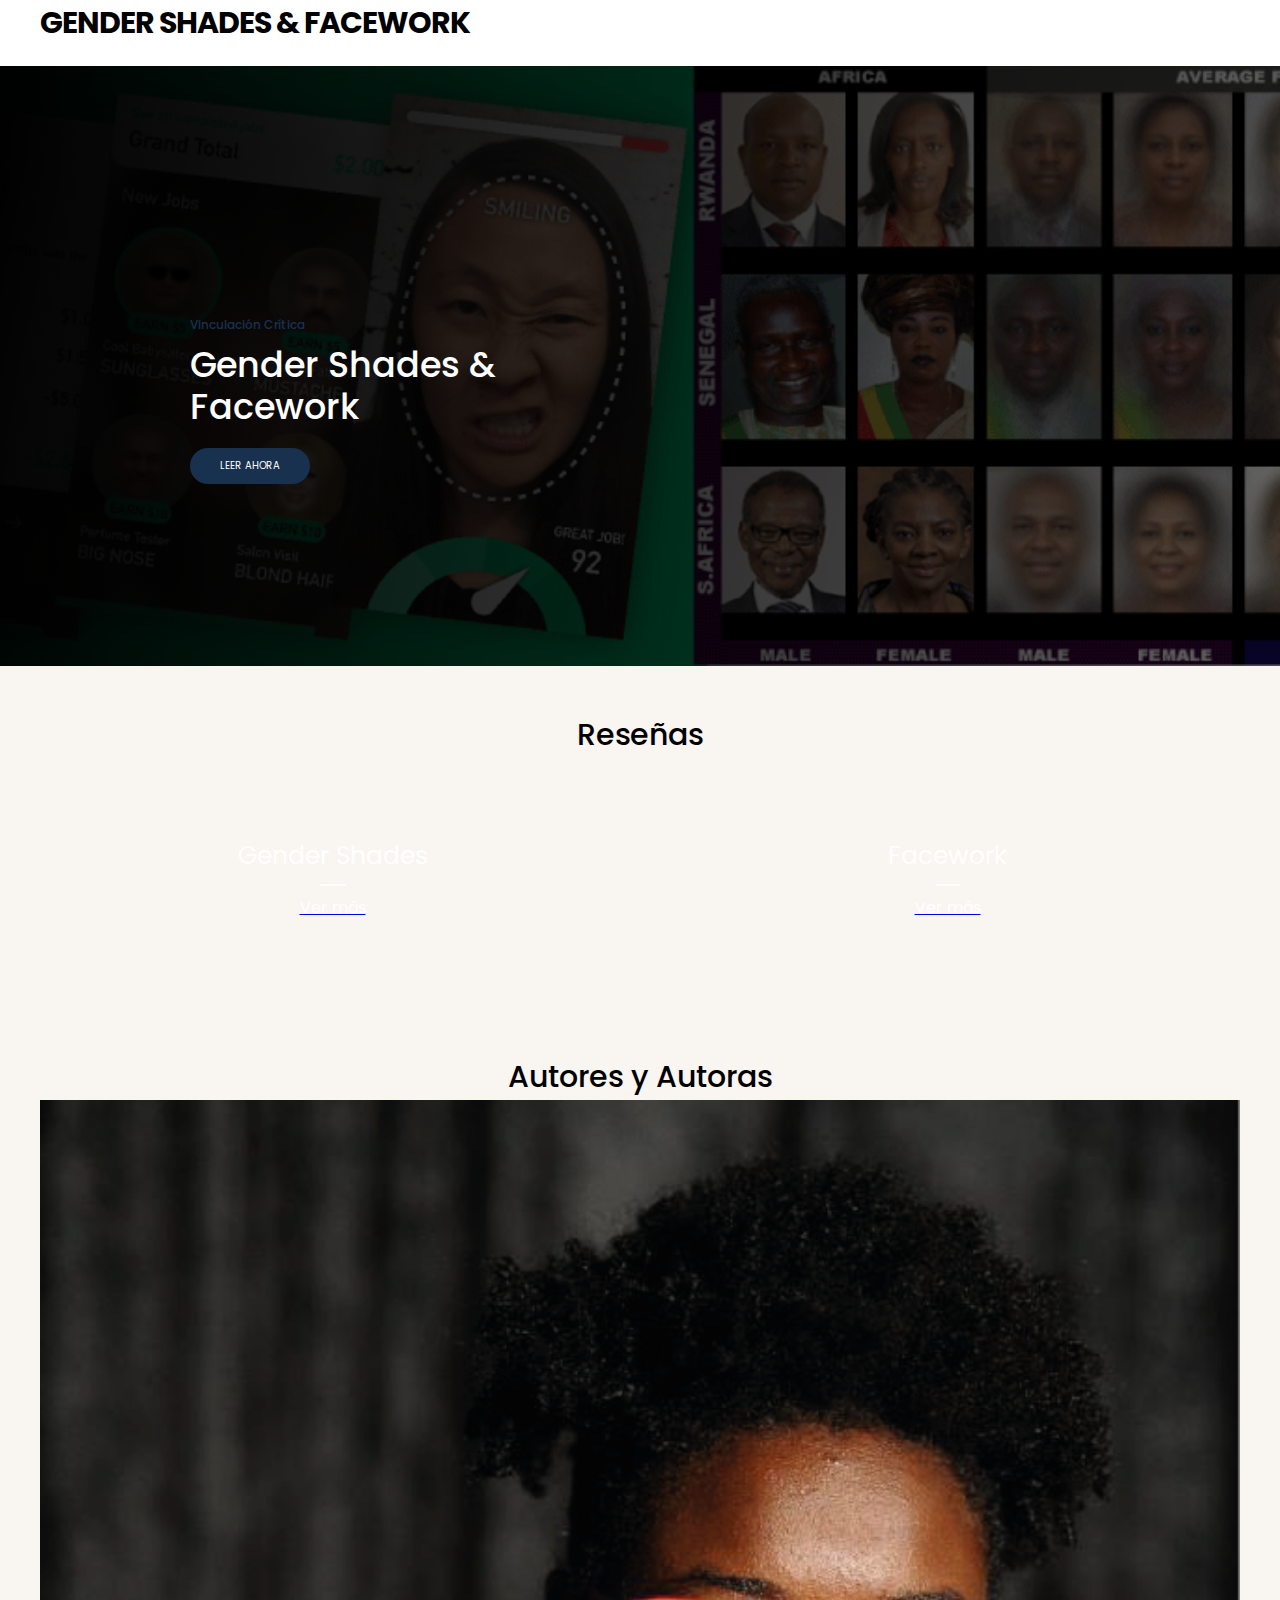
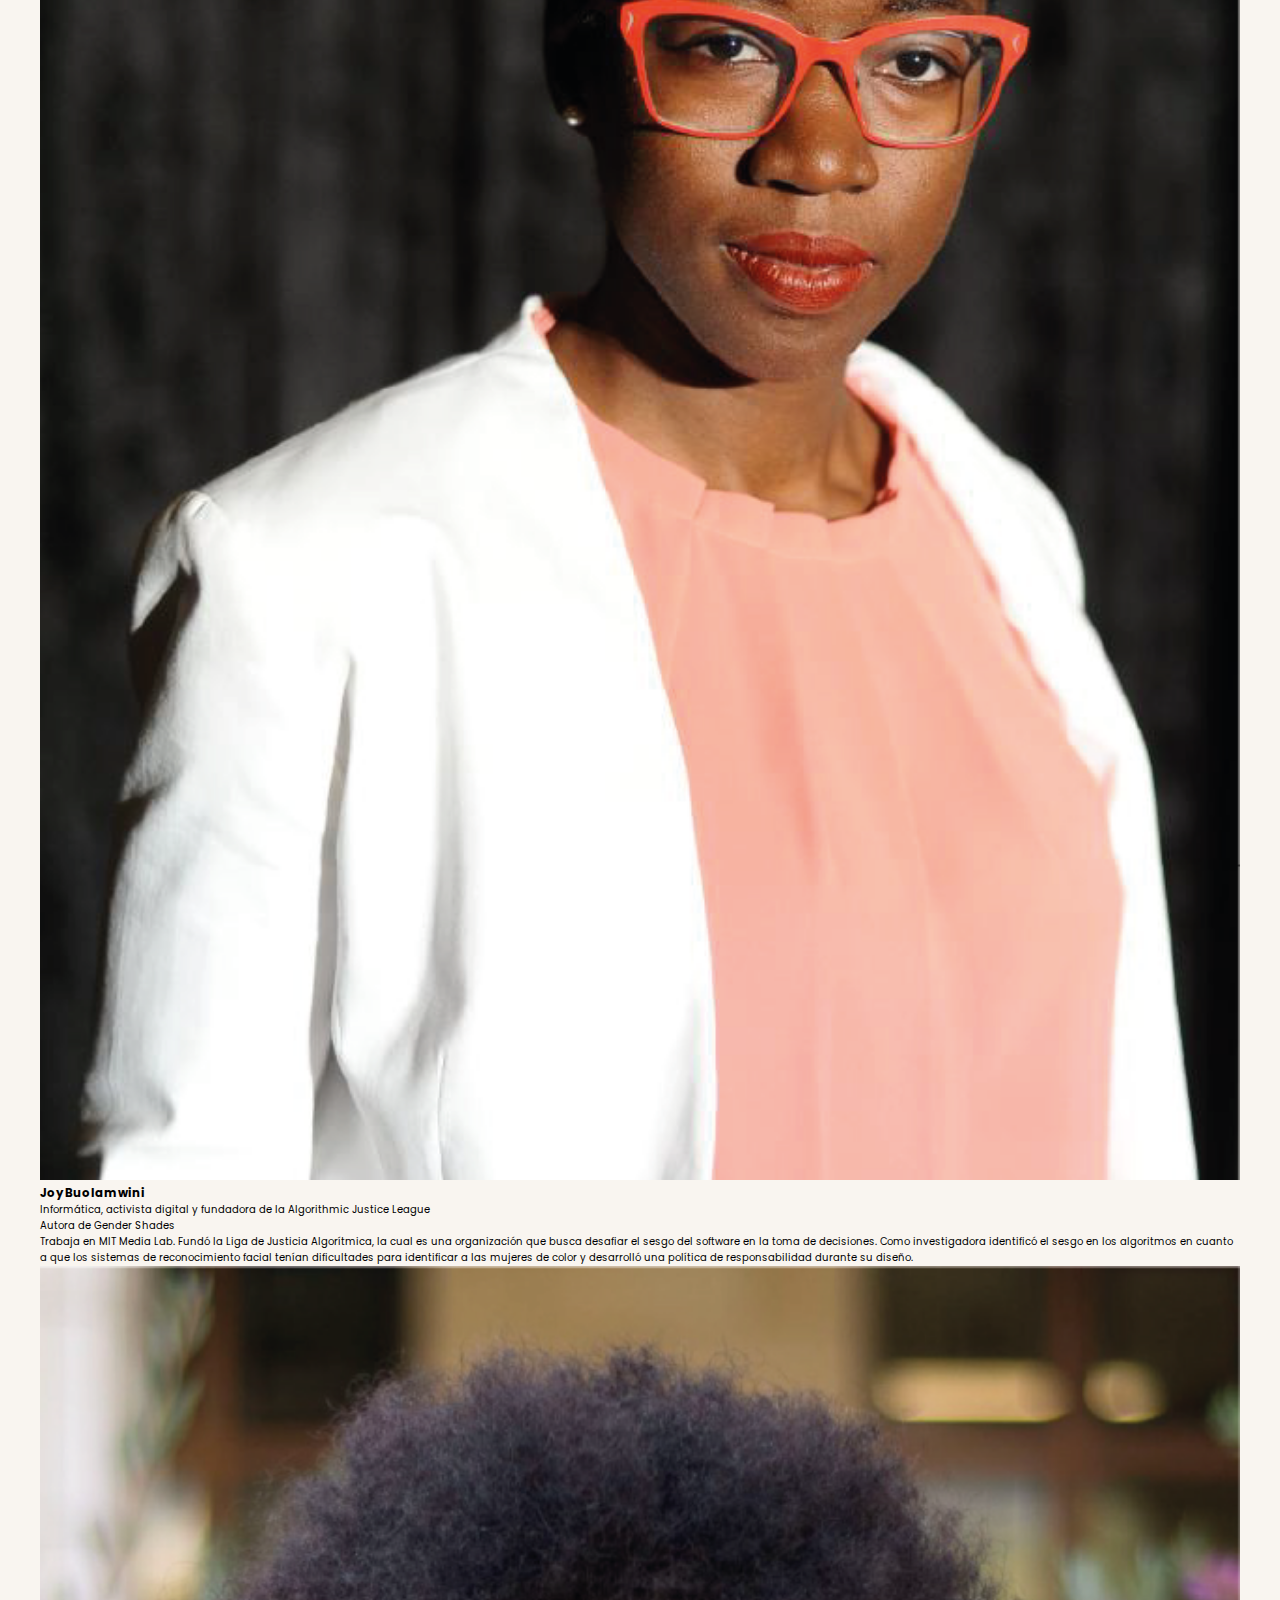
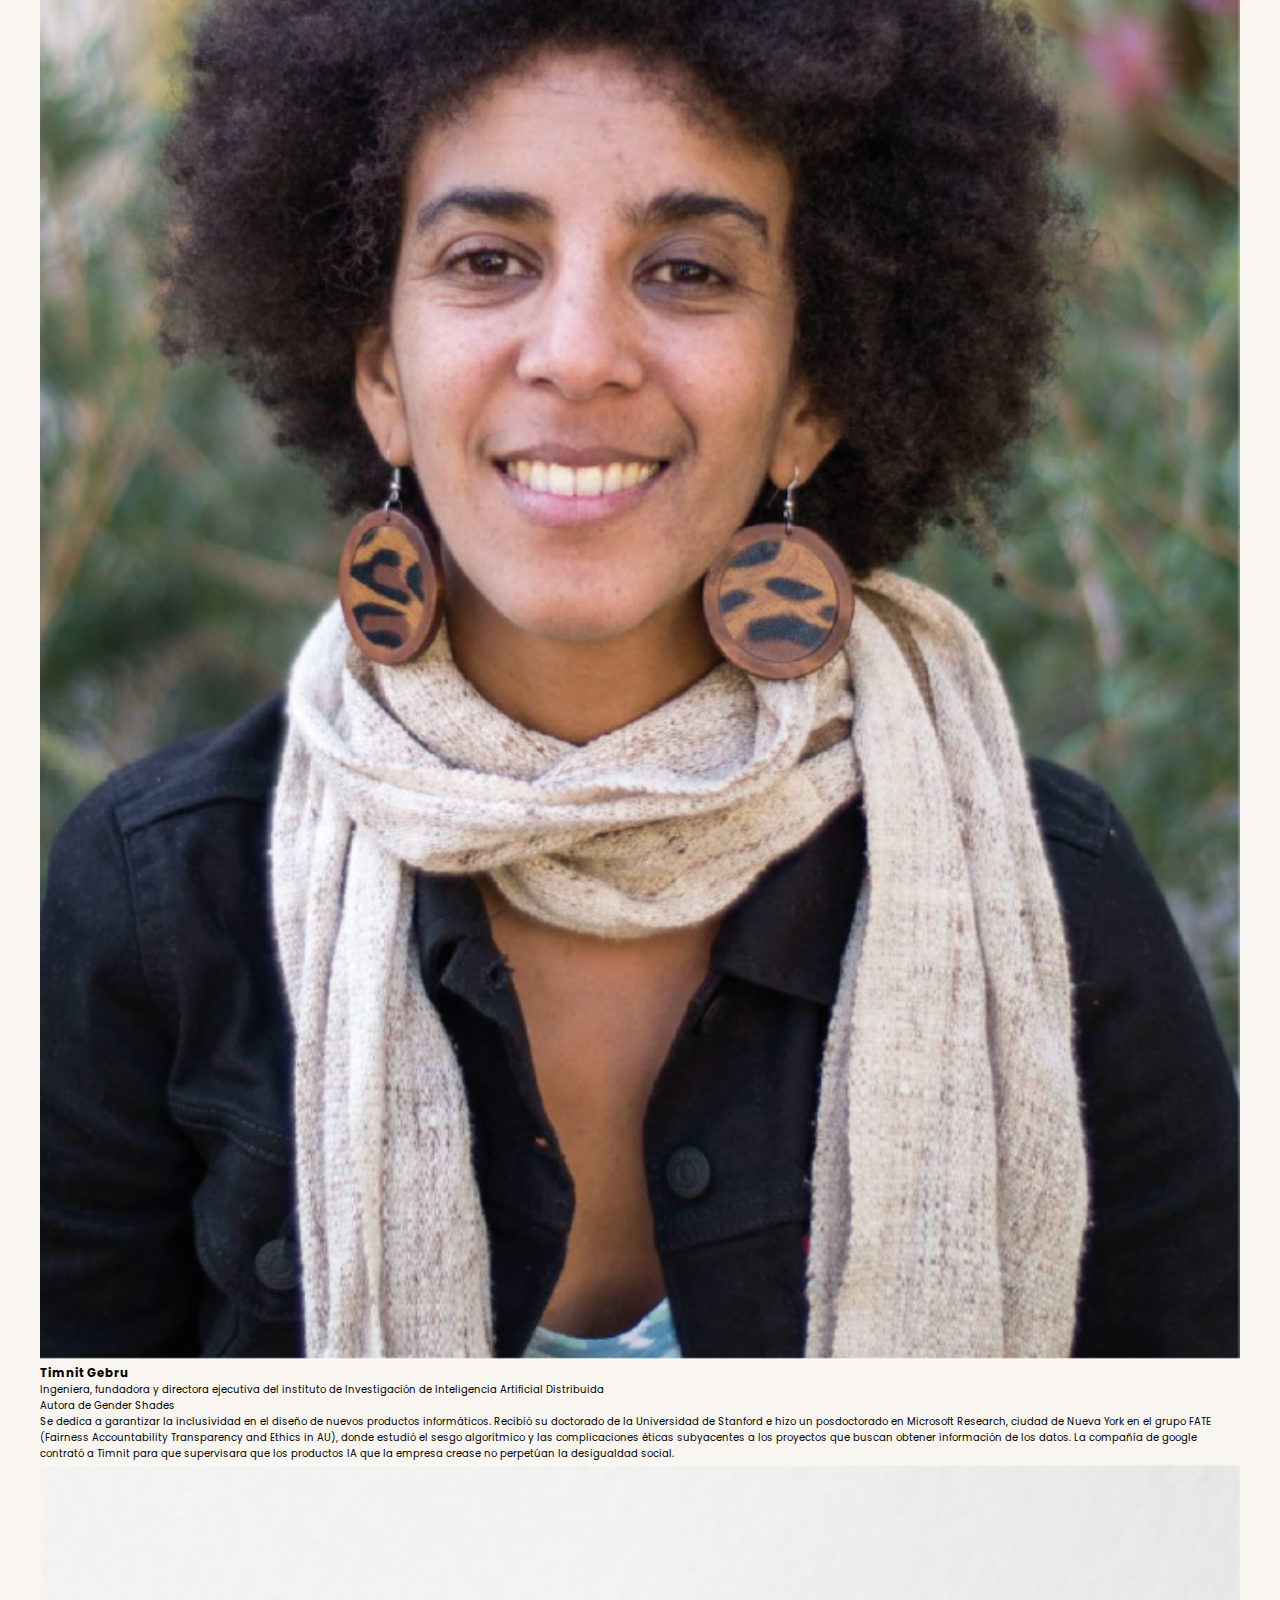
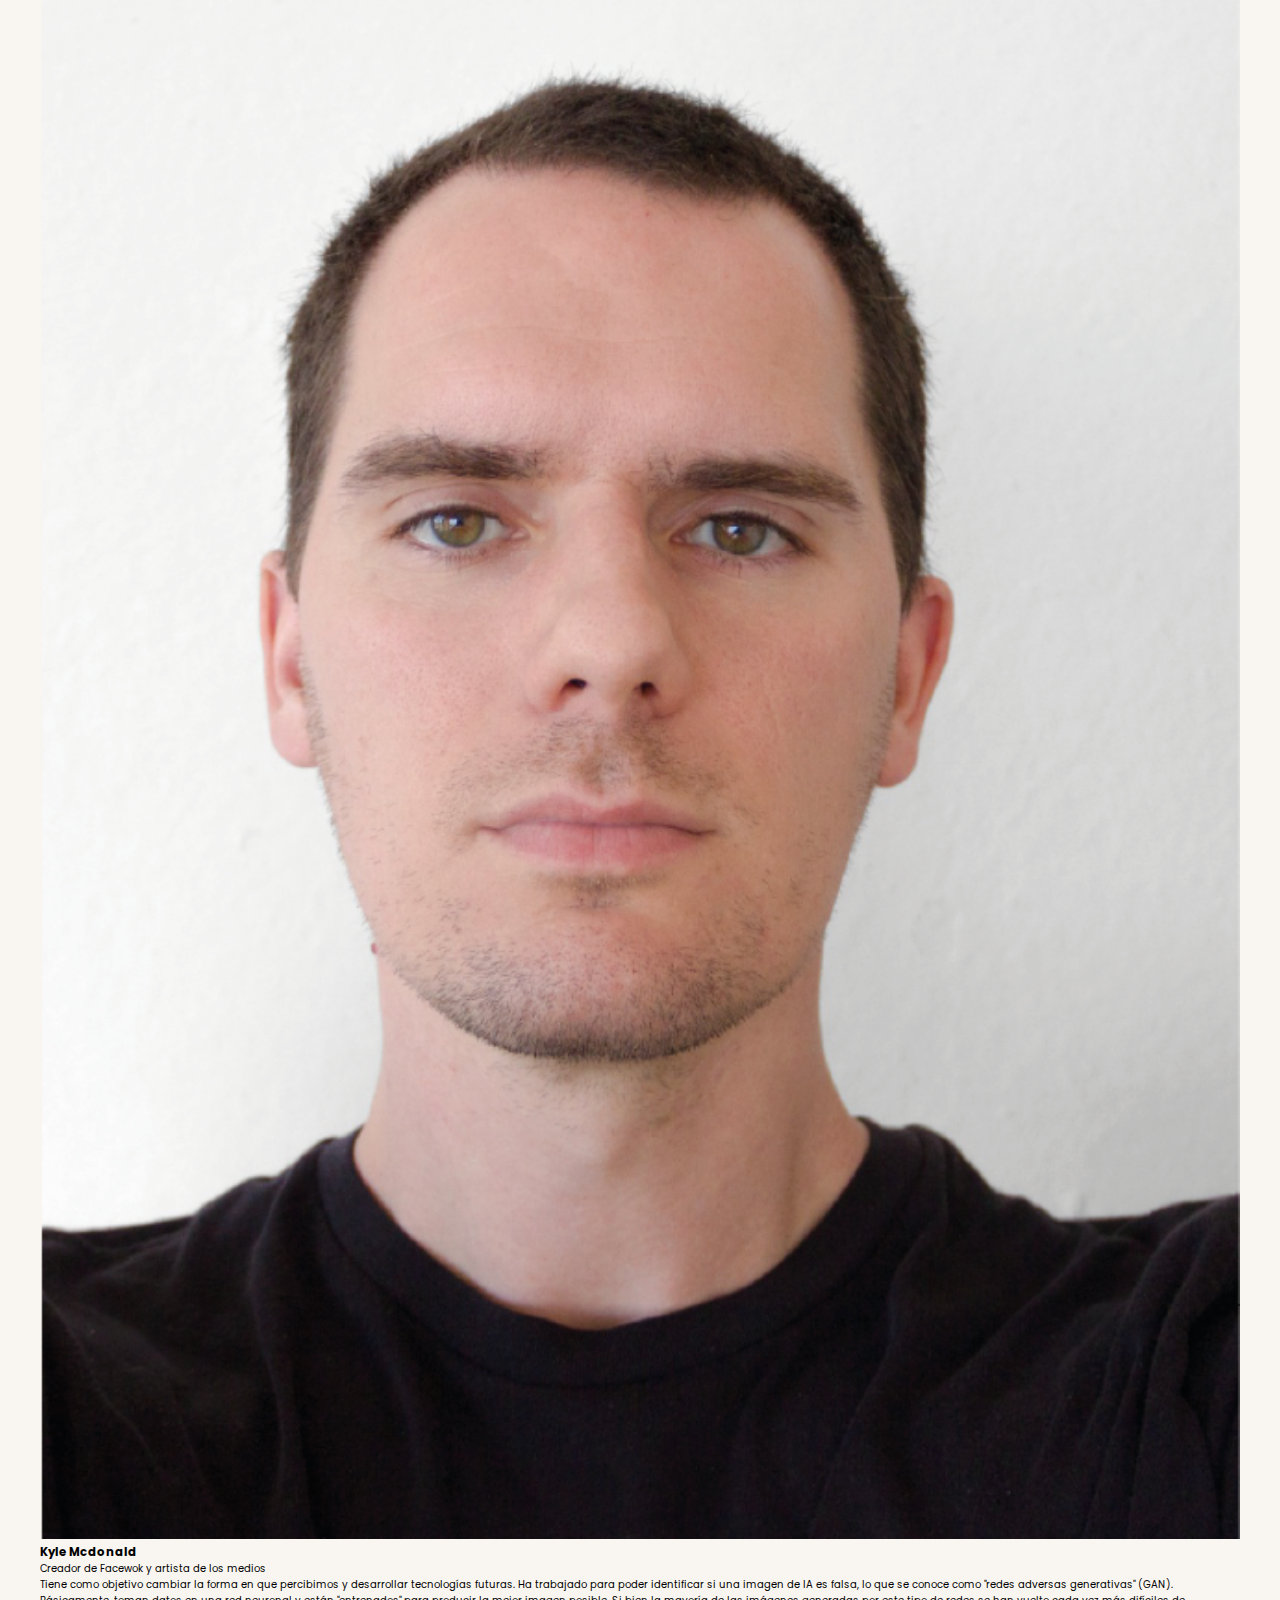
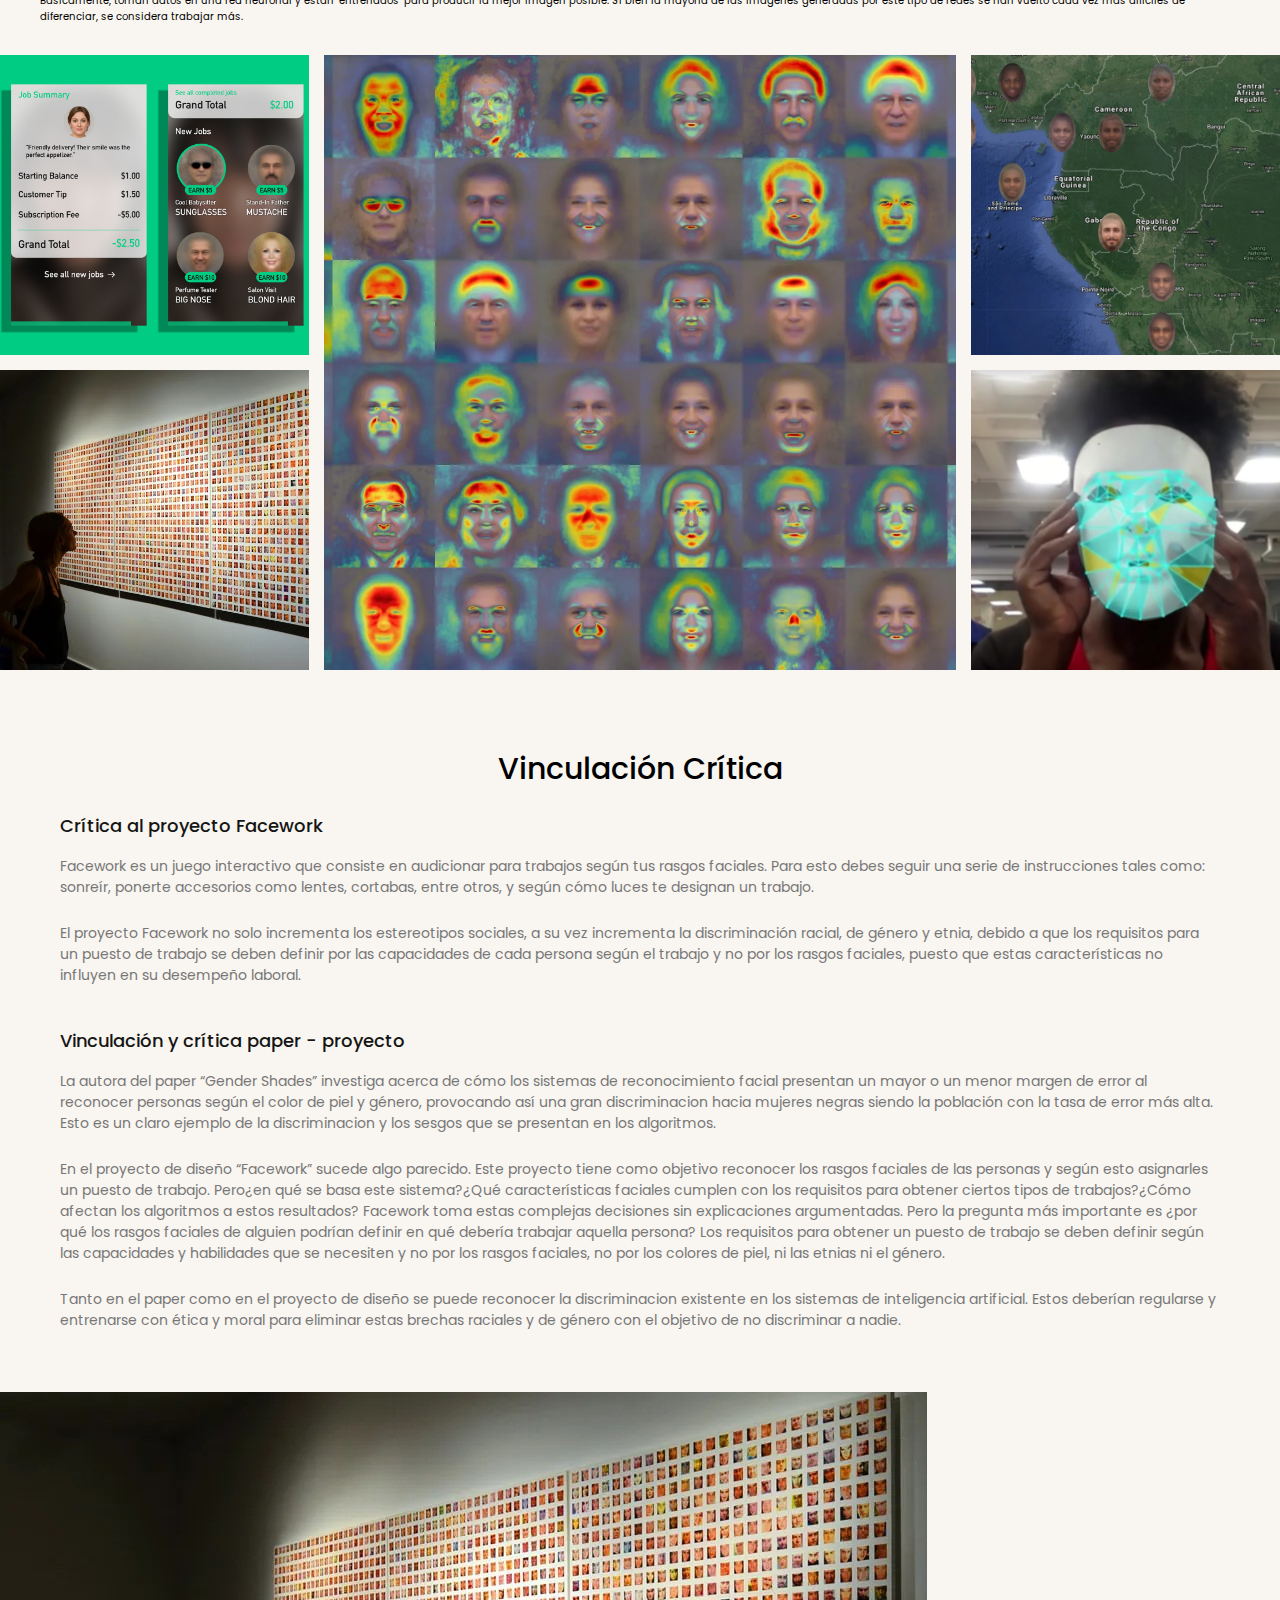
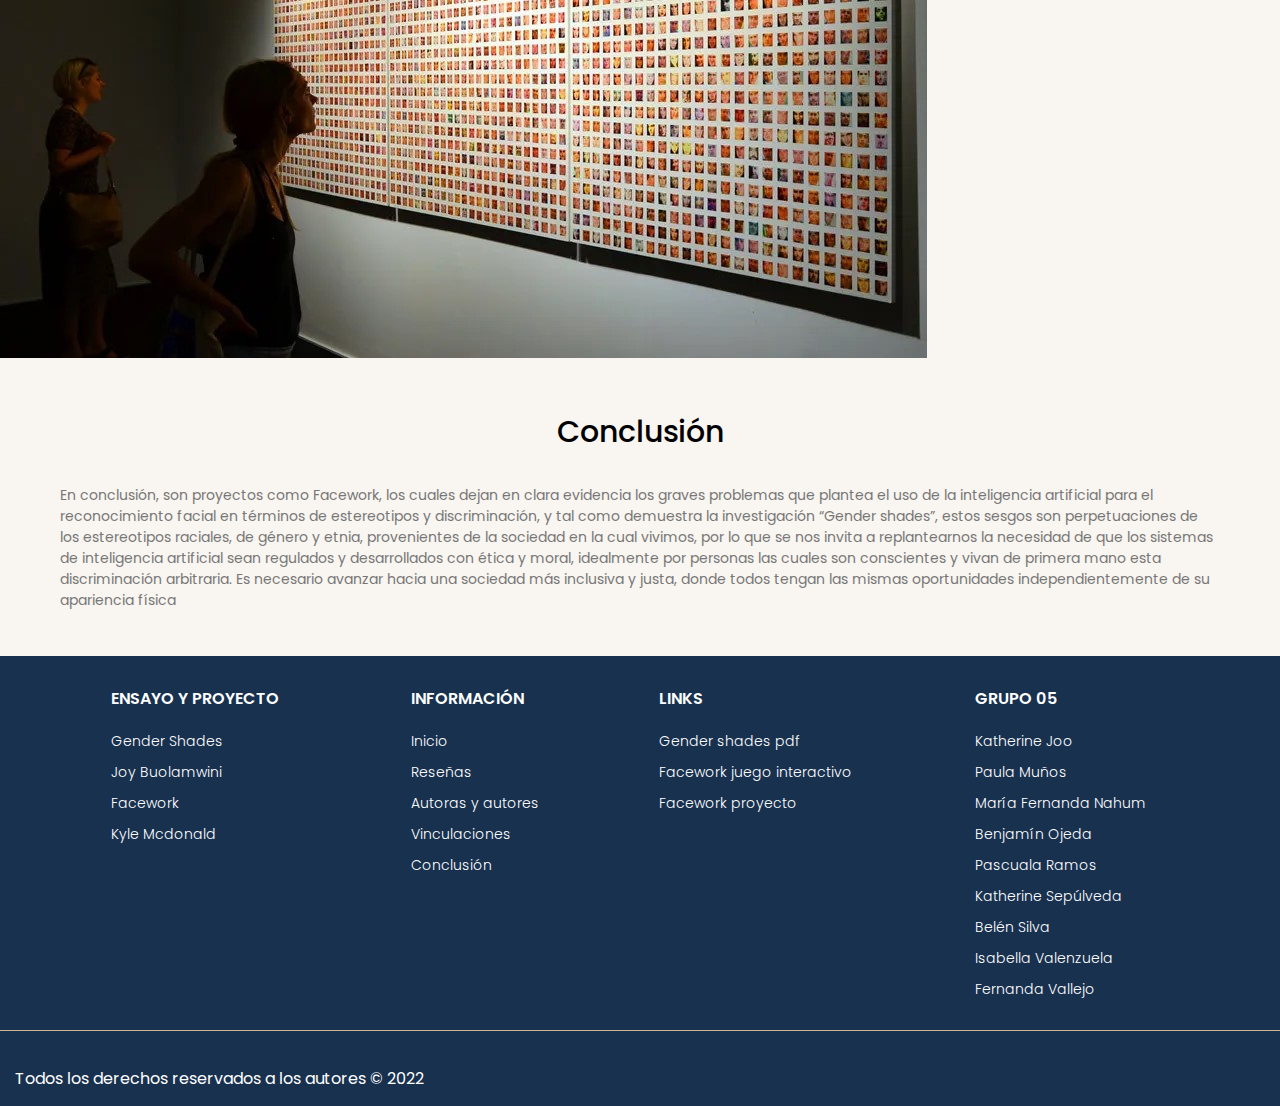
<file: index.html>
<!DOCTYPE html>
<html lang="en">
	<head>
		<meta charset="UTF-8" />
		<meta http-equiv="X-UA-Compatible" content="IE=edge" />
		<meta
			name="viewport"
			content="width=device-width, initial-scale=1.0"
		/>
		<title>Grupo 5</title>
		<link rel="stylesheet" href="styles.css" />
		<link rel="icon" href="img/icono.png">
	</head>
	<body>
		<header>
			<div class="container-titulo">
				<div class="container titulo">
					<div class="customer-support">
						
					</div>

					<div class="container-logo">
						<h1 class="logo"><a href="/">Gender Shades & Facework</a></h1>
					</div>
					</div>
				</div>
			</div>

			<div class="container-menu">
				<nav class="menu1 container">
					<i class="fa-solid fa-bars"></i>
					<ul class="menu">
						<li><a href="#inicio">Inicio</a></li>
						<li><a href="#reseñas">Reseña</a></li>
						<li><a href="#autores">Autores y Autoras</a></li>
						<li><a href="#vinculacion">Vinculación Crítica</a></li>
						<li><a href="#conclusion">Conclusión</a></li>
						<li><a href="#fuentes">Fuentes</a></li>
					</ul>
				</nav>
			</div>
		</header>


		<section class="banner" id="inicio">
			<div class="content-banner">
				<p>Vinculación Crítica</p>
				<h2>Gender Shades & <br />Facework</h2>
				<a href="#vinculacion">Leer ahora</a>
			</div>
		</section>

		<main class="main-content">

			<section class="container top-categories" id="reseñas">
				<h1 class="heading-1"></br>Reseñas</h1>
				<div class="container-categories">
					<div class="card-category category-gs">
						<p>Gender Shades</p>
						<a href="gendershades.html"><span>Ver más</span></a>
					</div>
					<div class="card-category category-fw">
						<p>Facework</p>
						<a href="facework.html"><span>Ver más</span></a>
					</div>
				</div>
			</section>

<section class="container autores" id="autores">
				<h1 class="heading-1"></br>Autores y Autoras</h1>

				<div class="container-autores">
					<div class="card-autores">
						<div class="container-img">
							<img src="img/Joy.png" alt="Imagen Blog 1" />
						
						</div>
						<div class="content-autores">
							<h3>Joy Buolamwini</h3>
							<span>Informática, activista digital y fundadora de la Algorithmic Justice League<br /> Autora de Gender Shades</span>
							<p>
								Trabaja en MIT Media Lab. Fundó la Liga de Justicia Algorítmica, la cual es una organización que busca desafiar el sesgo del software en la toma de decisiones. Como investigadora identificó el sesgo en los algoritmos en cuanto a que los sistemas de reconocimiento facial tenían dificultades para identificar a las mujeres de color y desarrolló una política de responsabilidad durante su diseño. 

							</p>
						</div>
					</div>
					<div class="card-autores">
						<div class="container-img">
							<img src="img/Timnit.png" alt="Imagen Blog 2" />
							
						</div>
						<div class="content-autores">
							<h3>Timnit Gebru</h3>
							<span>Ingeniera, fundadora y directora ejecutiva del instituto de Investigación de Inteligencia Artificial Distribuida<br /> Autora de Gender Shades</span>
							<p>
								Se dedica a garantizar la inclusividad en el diseño de nuevos productos informáticos.

								Recibió su doctorado de la Universidad de Stanford e hizo un posdoctorado en Microsoft  Research, ciudad de Nueva York en el grupo FATE (Fairness Accountability Transparency and Ethics in AU), donde estudió el sesgo algorítmico y las complicaciones éticas subyacentes a los proyectos que buscan obtener información de los datos.
								La compañía de google contrató a Timnit para que supervisara que los productos IA que la empresa crease no perpetúan la desigualdad social.

							</p>
						</div>
					</div>
					<div class="card-autores">
						<div class="container-img">
							<img src="img/kyle.png" alt="Imagen Blog 3" />
							
						</div>
						<div class="content-autores">
							<h3>Kyle Mcdonald</h3>
							<span>Creador de Facewok y artista de los medios</span>
							<p> Tiene como objetivo cambiar la forma en que percibimos y desarrollar tecnologías futuras. Ha trabajado para poder identificar si una imagen de IA es falsa, lo que se conoce como "redes adversas generativas" (GAN). Básicamente, toman datos en una red neuronal y están "entrenados" para producir la mejor imagen posible. Si bien la mayoría de las imágenes generadas por este tipo de redes se han vuelto cada vez más difíciles de diferenciar, se considera trabajar más.
							</p>
						</div>
					</div>
				</div>
			</section>
			
			<section class="gallery">
				<img
					src="img/facework3.jpg"
					alt="Gallery Img1"
					class="gallery-img-1"
				/><img
					src="img/gendershades4.jpg"
					alt="Gallery Img2"
					class="gallery-img-2"
				/><img
					src="img/gendershades3.jpg"
					alt="Gallery Img3"
					class="gallery-img-3"
				/><img
					src="img/gendershades5.jpg"
					alt="Gallery Img4"
					class="gallery-img-4"
				/><img
					src="img/gender_shades_2.jpg"
					alt="Gallery Img5"
					class="gallery-img-5"
				/>
			</section>

<section class="container vinculacion" id="vinculacion">
				<h1 class="heading-1"></br>Vinculación Crítica</h1>
				<div class="container-vinculacion">
						<div class="content-blog">
							<h3>Crítica al proyecto Facework</h3>
							<p>
								Facework es un juego interactivo que consiste en audicionar para trabajos según tus rasgos faciales. Para esto debes seguir una serie de instrucciones tales como: sonreír, ponerte accesorios como lentes, cortabas, entre otros, y según cómo luces te designan un trabajo.   </p>
                            <p> 
                            	El proyecto Facework no solo incrementa los estereotipos sociales, a su vez incrementa la discriminación racial, de género y etnia, debido a que los requisitos para un puesto de trabajo se deben definir por las capacidades de cada persona según el trabajo y no por los rasgos faciales, puesto que estas características no influyen en su desempeño laboral. 

							</p>
							<br>

							<h3>Vinculación y crítica paper - proyecto</h3>
							<p>
								La autora del paper “Gender Shades” investiga acerca de cómo los sistemas de reconocimiento facial presentan un mayor o un menor margen de error al reconocer personas según el color de piel y género, provocando así una gran discriminacion hacia mujeres negras siendo la población con la tasa de error más alta. Esto es un claro ejemplo de la discriminacion y los sesgos que se presentan en los algoritmos. </p>

                            <p> 
                            En el proyecto de diseño “Facework” sucede algo parecido. Este proyecto tiene como objetivo reconocer los rasgos faciales de las personas y según esto asignarles un puesto de trabajo. Pero¿en qué se basa este sistema?¿Qué características faciales cumplen con los requisitos para obtener ciertos tipos de trabajos?¿Cómo afectan los algoritmos a estos resultados? Facework toma estas complejas decisiones sin explicaciones argumentadas. Pero la pregunta más importante es ¿por qué los rasgos faciales de alguien podrían definir en qué debería trabajar aquella persona? Los requisitos para obtener un puesto de trabajo se deben definir según las capacidades y habilidades que se necesiten y no por los rasgos faciales, no por los colores de piel, ni las etnias ni el género. </p>

                        <p> 
                        	Tanto en el paper como en el proyecto de diseño se puede reconocer la discriminacion existente en los sistemas de inteligencia artificial. Estos deberían regularse y entrenarse con ética y moral para eliminar estas brechas raciales y de género con el objetivo de no discriminar a nadie.  
                            </p>
							<br>


						</div>
					</div>

			</section>


<img src="img/gendershades5.jpg" class="imgentre">



<section class="container conclusion" id="conclusion">
				<h1 class="heading-1"><br>Conclusión</h1>
				<div class="container-conclusion">
						<div class="content-blog">
							<p>En conclusión, son proyectos como Facework, los cuales dejan en clara evidencia los graves problemas que plantea el uso de la inteligencia artificial para el reconocimiento facial en términos de estereotipos y discriminación, y tal como demuestra la investigación “Gender shades”, estos sesgos son perpetuaciones de los estereotipos raciales, de género y etnia, provenientes de la sociedad en la cual vivimos, por lo que se nos invita a replantearnos la necesidad de que los sistemas de inteligencia artificial sean regulados y desarrollados con ética y moral, idealmente por personas las cuales son conscientes y vivan de primera mano esta discriminación arbitraria. Es necesario avanzar hacia una sociedad más inclusiva y justa, donde todos tengan las mismas oportunidades independientemente de su apariencia física </p>
						</div>
					</div>
			</section>

		</main>

		<footer class="footer">
			<div class="container container-footer">
				<div class="menu-footer">
					<div class="contact-info">
						<p class="title-footer">Ensayo y proyecto</p>
						<ul>
							<li>
								Gender Shades
							</li>
							<li>Joy Buolamwini</li>
							<li>Facework</li>
							<li>Kyle Mcdonald</li>
						</ul>
					</div>

					<div id="fuentes" class="information">
						<p class="title-footer">Información</p>
						<ul>
							<li><a href="#inicio">Inicio</a></li>
							<li><a href="#reseñas">Reseñas</a></li>
							<li><a href="#autores">Autoras y autores</a></li>
							<li><a href="#vinculacion">Vinculaciones</a></li>
							<li><a href="#conclusion">Conclusión</a></li>
						</ul>
					</div>

					<div class="my-account">
						<p class="title-footer">Links</p>

						<ul>
							<li><a href="https://proceedings.mlr.press/v81/buolamwini18a/buolamwini18a.pdf">Gender shades pdf</a></li>
							<li><a href="https://facework.app/">Facework juego interactivo</a></li> 
							<li><a href="https://www.idfa.nl/en/film/caddcd42-9dc4-4352-a74b-08a635a577ea/facework">Facework proyecto</a></li>

						</ul>

					</div>
                    <div class="contact-info">
						<p class="title-footer">Grupo 05</p>
						<ul>
							<li>Katherine Joo</li>
							<li>Paula Muños</li>
							<li>María Fernanda Nahum</li>
							<li>Benjamín Ojeda</li>
							<li>Pascuala Ramos</li>
							<li>Katherine Sepúlveda</li>
							<li>Belén Silva</li>
							<li>Isabella Valenzuela</li>
							<li>Fernanda Vallejo</li>
						</ul>
					</div>
					</div>
				</div>

				<div class="copyright">
					<p>
					Todos los derechos reservados a los autores &copy; 2022
					</p>

				</div>
			</div>
		</footer>

	</body>
</html>

<!--codigo extraido de https://www.youtube.com/watch?v=L3tal8ATx5o-->
</file>
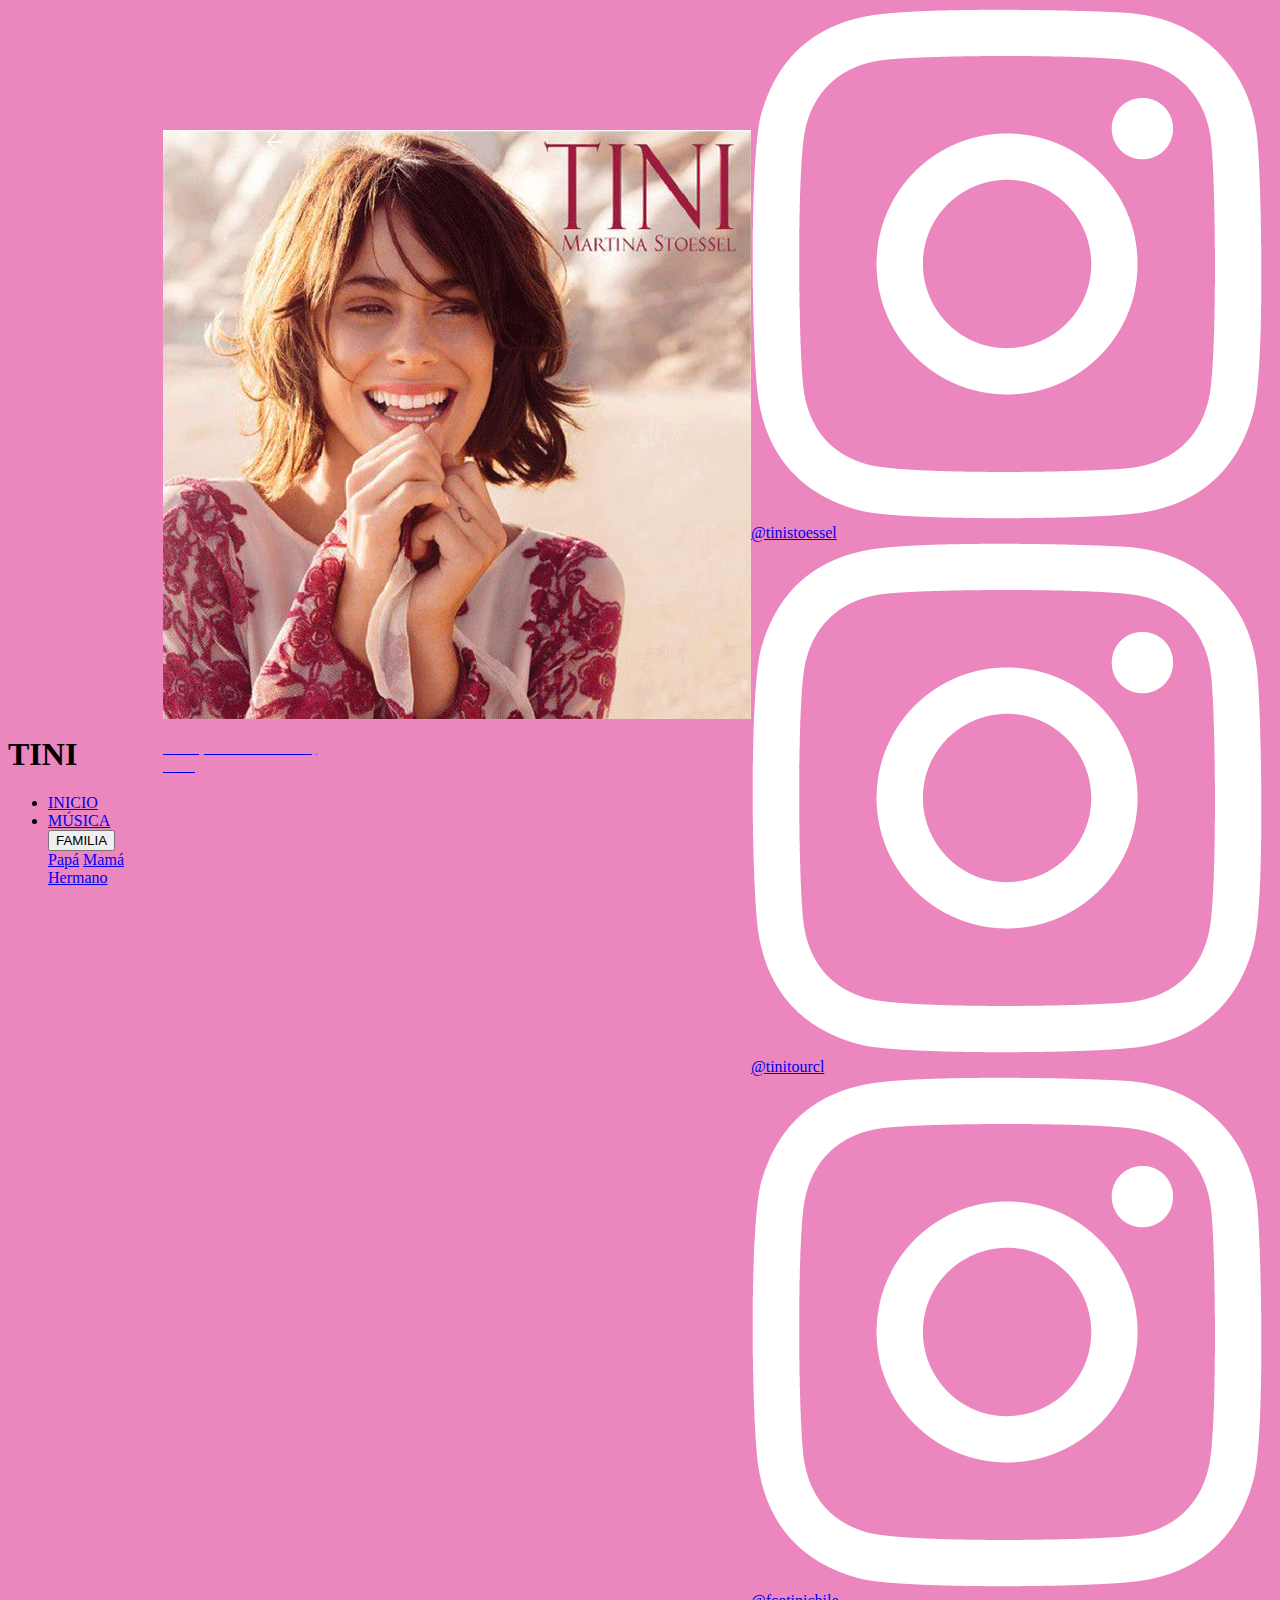
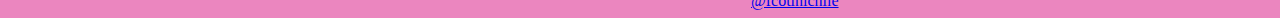
<file: album2016.html>
<!DOCTYPE html>
<html>
<head>
	<meta charset="utf-8">
	<meta name="viewport" content="width=device-width, initial-scale=1">
	<title>Álbum 1 </title>
	<link rel="stylesheet" href="https://fonts.googleapis.com/css2?family=Material+Symbols+Outlined:opsz,wght,FILL,GRAD@48,400,0,0" />
	<link rel="stylesheet" type="text/css" href="style.css">
	<link rel="icon" href="imagen/iconopagina.png">
	
</head>
<body>
	<header>
	<nav>
			<h1>TINI</h1>	
			<ul>	
			<li><a href="index.html">INICIO</a></li>
  			<li><a href="musica.html">MÚSICA</a></li>
  			<!--https://www.youtube.com/watch?v=99ZaMLOLLp8-->
  	<div class="dropdown">
			<button>FAMILIA</button>
			<div class="dropdown-content"> <a rel="noopener" href="papa.html">Papá</a> <a rel="noopener" href="mama.html">Mamá</a> <a rel="noopener" href="hermano.html">Hermano</a>
	</div>
	</div>
<!--Código de menú desplegable https://blog.hubspot.es/website/menu-desplegable-html-->
  			</ul>  
  	</nav>    
  	</header>


<main>

<style>
.material-symbols-outlined {
	color: white;
	margin-left: 100px;	
	position: absolute;
  font-variation-settings:
  'FILL' 0,
  'wght' 400,
  'GRAD' 0,
  'opsz' 48
}
</style>

	<a href="musica.html"><span class="material-symbols-outlined">
arrow_back
</span></a> <!--https://fonts.google.com/icons?selected=Material+Symbols+Outlined:arrow_drop_down:FILL@0;wght@700;GRAD@0;opsz@48-->
	

	<div id="foto1">


	<div id="foto2016">
		<img src="imagen/album1g.gif">
		
		 <a target="_blank" href="https://www.youtube.com/watch?v=53cGH1qMSto&list=PLxp37OfTJwDKmhRz5WMAVbkalY76sR8VG"><p>TINI (Martina Stoessel)
  			<br>2016</p></a>
  	</div>


  		<div id="cancionesizquierda">
			<p>1- All You Gotta Do</p>
			<br>
			<p>2- Great Escape</p>
			<br>
			<p>3- Still Standing</p>
			<br>
			<p>4- Got Me Started</p>
			<br>
			<p>5- My Stupid Heart</p>
			<br>
			<p>6- Don´t Cry for Me</p>
		</div>
			
		<div id="cancionesderecha">
			<p>7- Finders Keepers</p>
			<br>
			<p>8- Handwritten</p>
			<br>
			<p>9- Sólo Dime Tu</p>
			<br>
			<p>10- Yo Me Escaparé</p>
			<br>
			<p>11- Ya No Hay Nadie Que Nos Pare <br>(feat. Sebastian Yatra)</p>
		</div>
	</div>

</main>
	
	<div id="footeralbum1">
	<footer>
		<div id="insta">
			<div id="tini">
			<img src="imagen/iconoinsta.png">
			
				<a target="_blank" href="https://www.instagram.com/tinistoessel/">@tinistoessel
				</a>
			
			</div>

				<div id="tour">
				<img src="imagen/iconoinsta.png">
				<a target="_blank" href="https://www.instagram.com/tinitourcl/">@tinitourcl
				</a>
				</div>

					<div id="fco">
					<img src="imagen/iconoinsta.png">
					<a target="_blank" href="https://www.instagram.com/fcotinichile/">@fcotinichile
				</a>
					</div>
		
			</div>
		</div>
	</footer>

</body>
</html>
</file>
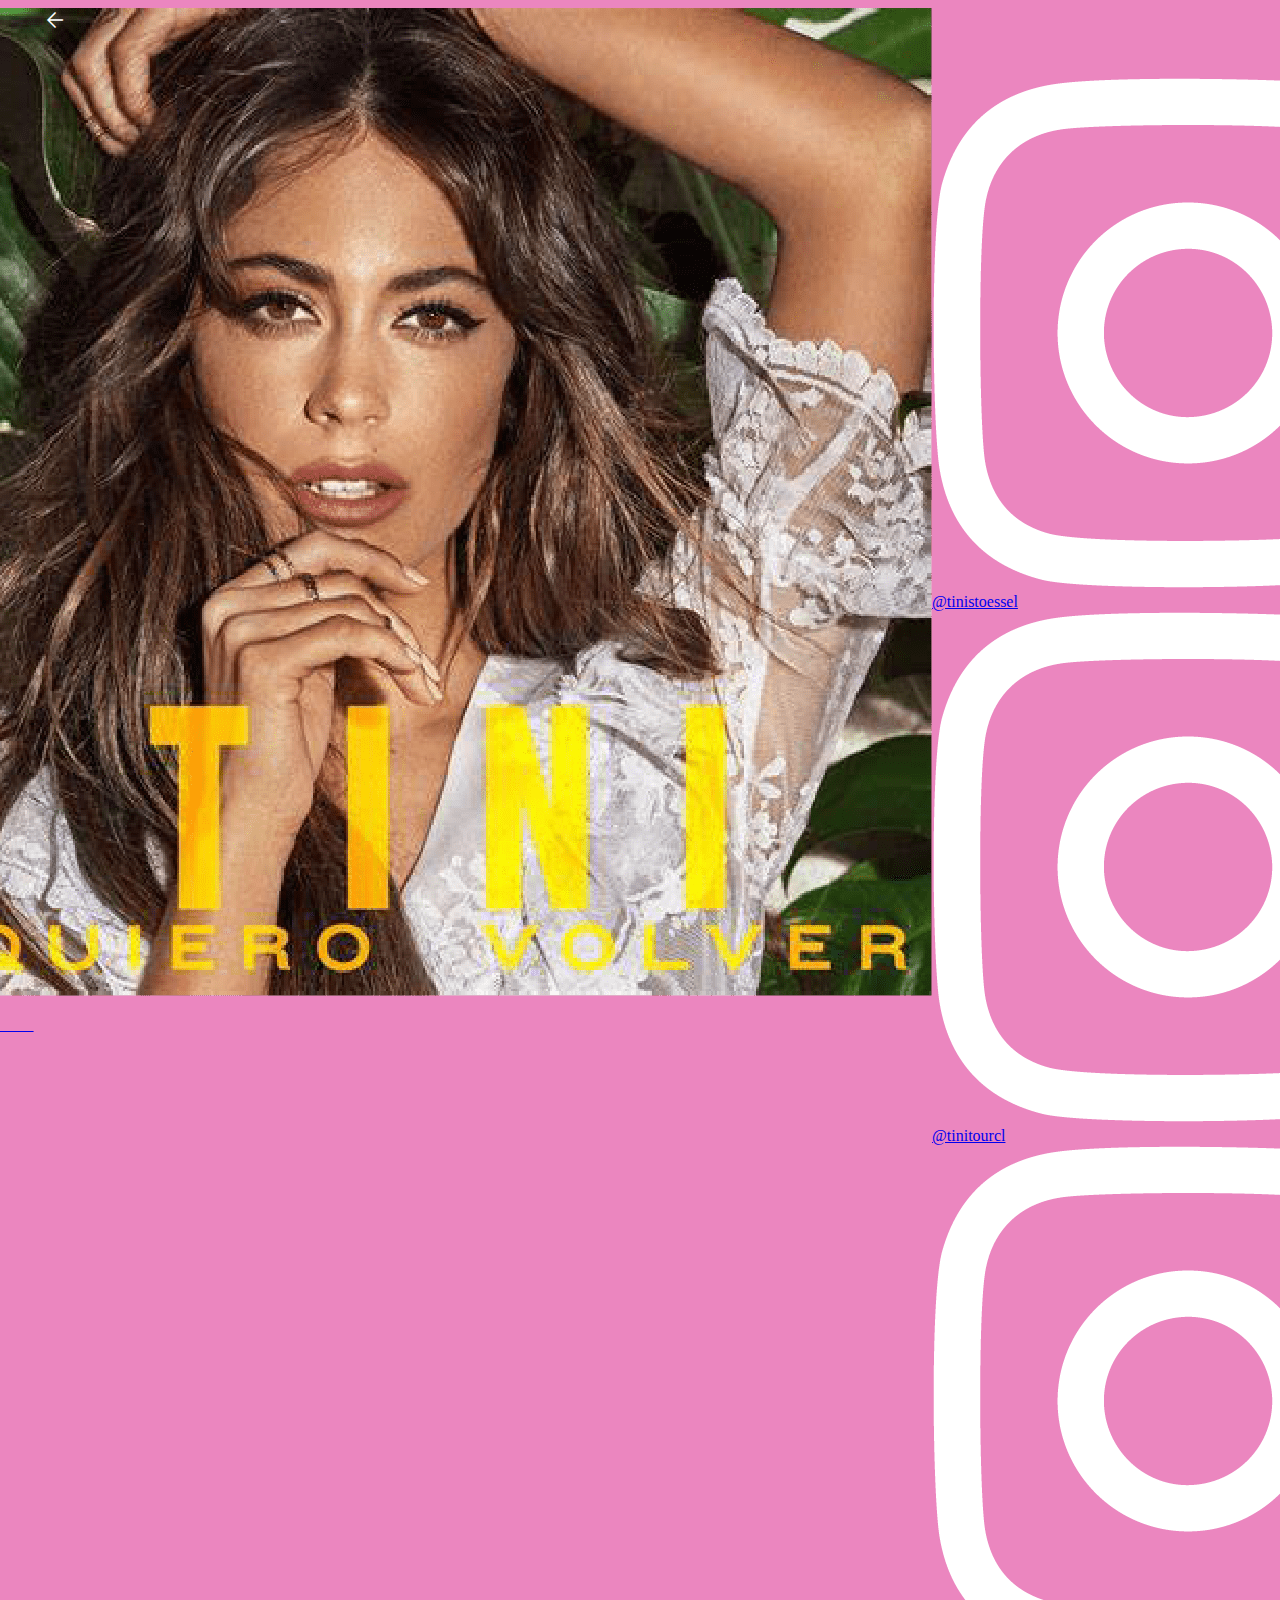
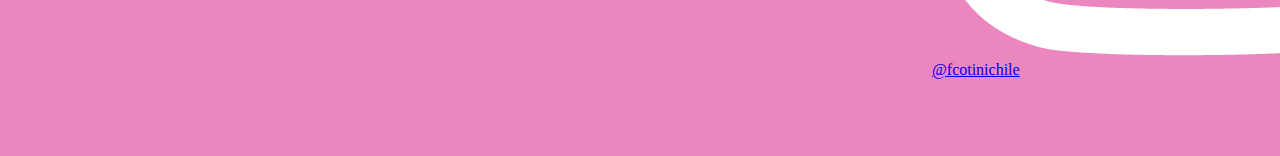
<file: album2018.html>
<!DOCTYPE html>
<html>
<head>
	<meta charset="utf-8">
	<meta name="viewport" content="width=device-width, initial-scale=1">
	<title>Album 2</title>
	<link rel="stylesheet" href="https://fonts.googleapis.com/css2?family=Material+Symbols+Outlined:opsz,wght,FILL,GRAD@48,400,0,0" />
	<link rel="stylesheet" type="text/css" href="style.css">
	<link rel="icon" href="imagen/iconopagina.png">
	
</head>
<body>

	<header>
	<nav>
			<h1>TINI</h1>	
			<ul>	
			<li><a href="index.html">INICIO</a></li>
  			<li><a href="musica.html">MÚSICA</a></li>
  			<!--https://www.youtube.com/watch?v=99ZaMLOLLp8-->
  	<div class="dropdown">
			<button>FAMILIA</button>
			<div class="dropdown-content"> <a rel="noopener" href="papa.html">Papá</a> <a rel="noopener" href="mama.html">Mamá</a> <a rel="noopener" href="hermano.html">Hermano</a>
	</div>
	</div>
<!--Código de menú desplegable https://blog.hubspot.es/website/menu-desplegable-html-->
  			</ul>  
  	</nav>    
  	</header>



 <main>
 	<style>
.material-symbols-outlined {
	color: white;
	margin-left: 100px;	
	position: absolute;
  font-variation-settings:
  'FILL' 0,
  'wght' 400,
  'GRAD' 0,
  'opsz' 48
}
</style>

	<a href="musica.html"><span class="material-symbols-outlined">
arrow_back
</span></a>
	
	
		<div id="foto1">


	<div id="foto2018">
		<img src="imagen/album2.png">
		
<a target="_blank" href="https://www.youtube.com/watch?v=bNQd6Rx4tcQ&list=PLXCKfmiF7Ryefm4JINOqU-s6sTWha_-d2"><p>Quiero Volver
  			<br>2018</p></a>
  	</div>


  		<div id="cancionesizquierda">
			<p>1- Quiero Volver</p>
			<br>
			<p>2- Flores</p>
			<br>
			<p>3- Princesa</p>
			<br>
			<p>4- Like That</p>
			<br>
			<p>5- Por Qué Te Vas</p>
			<br>
			<p>6- Waves</p>
		</div>
			
		<div id="cancionesderecha">
			<p>7- Consejo de Amor (feat. Morat)</p>
			<br>
			<p>8- Never Ready</p>
			<br>
			<p>9- Love Is Love</p>
			<br>
			<p>10- Te Quiero Más</p>
			<br>
			<p>11- Respirar</p>
		</div>
	</div>

</main>
	
	<div id="footeralbum2">
	<footer>
		<div id="insta">
			<div id="tini">
			<img src="imagen/iconoinsta.png">
			
				<a target="_blank" href="https://www.instagram.com/tinistoessel/">@tinistoessel
				</a>
			
			</div>

				<div id="tour">
				<img src="imagen/iconoinsta.png">
				<a target="_blank" href="https://www.instagram.com/tinitourcl/">@tinitourcl
				</a>
				</div>

					<div id="fco">
					<img src="imagen/iconoinsta.png">
					<a target="_blank" href="https://www.instagram.com/fcotinichile/">@fcotinichile
				</a>
					</div>
		
			</div>
		</div>
	</footer>



</body>
</html>
</file>
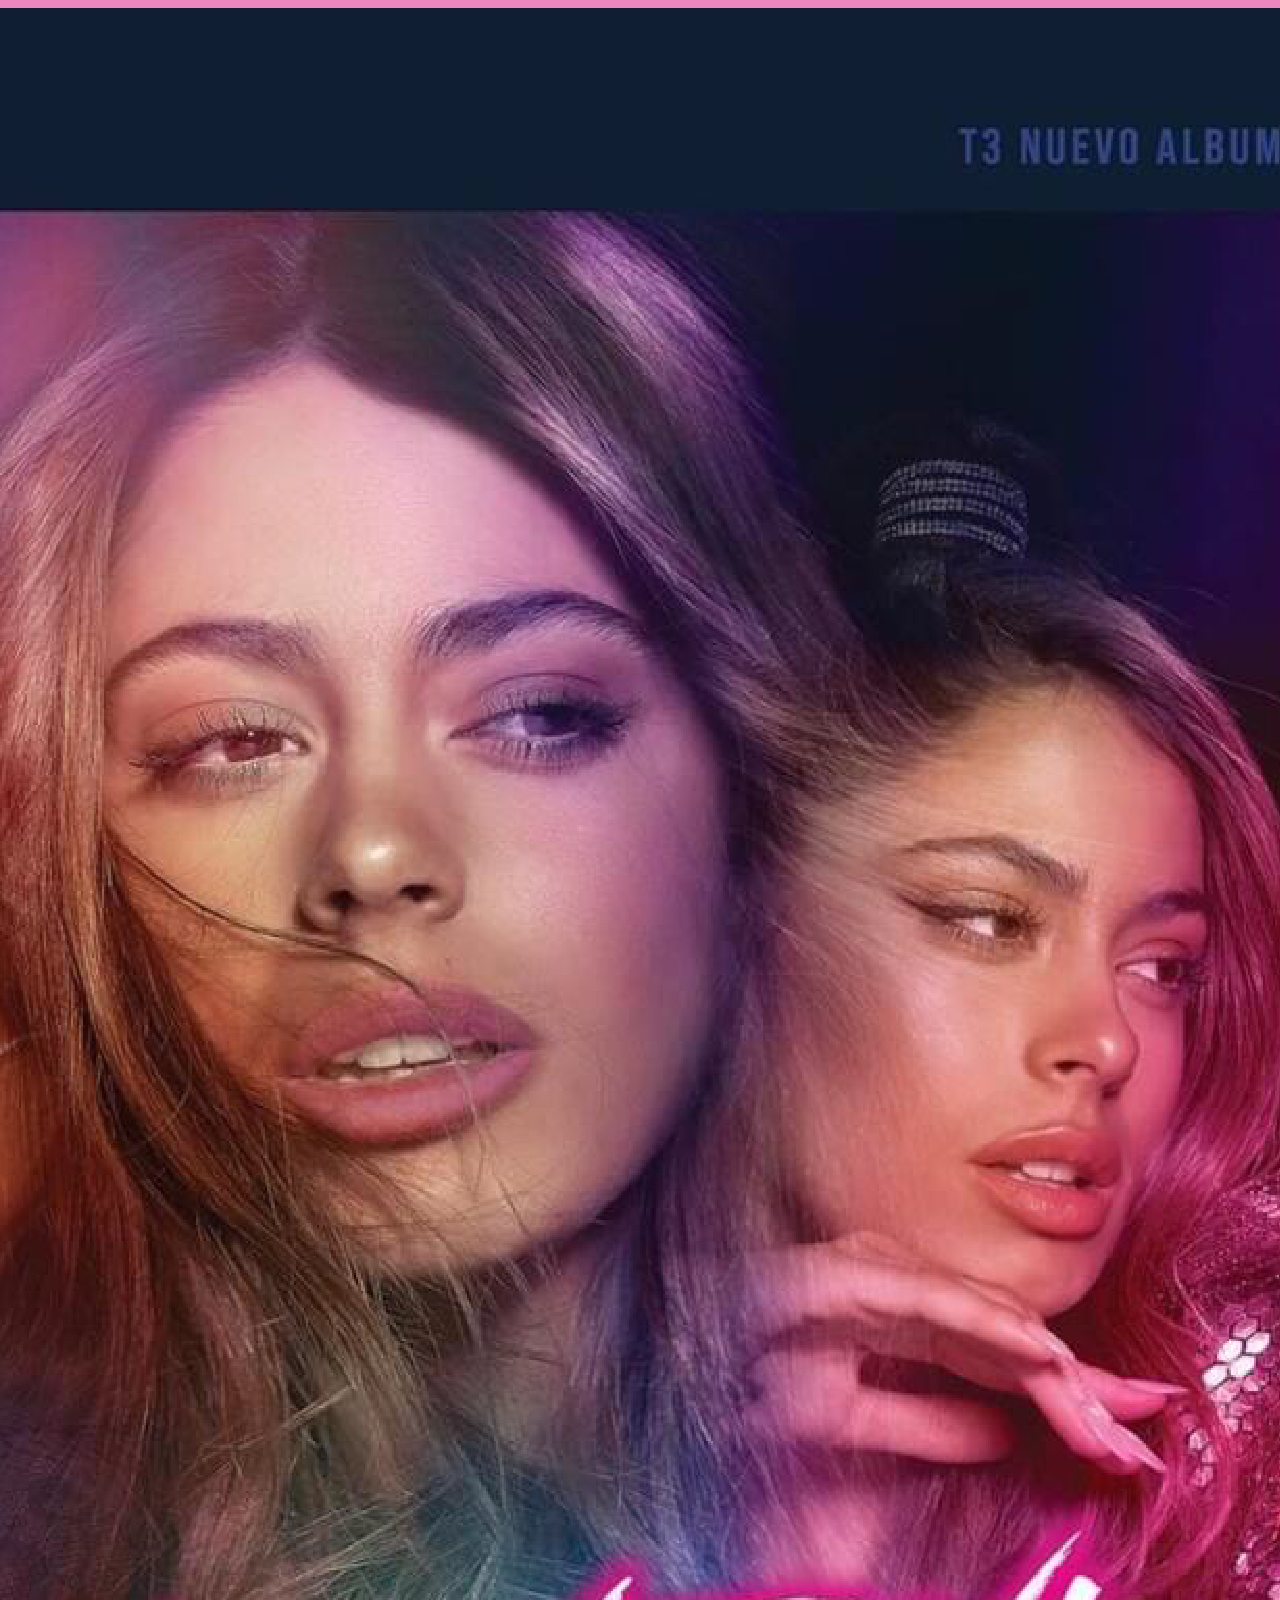
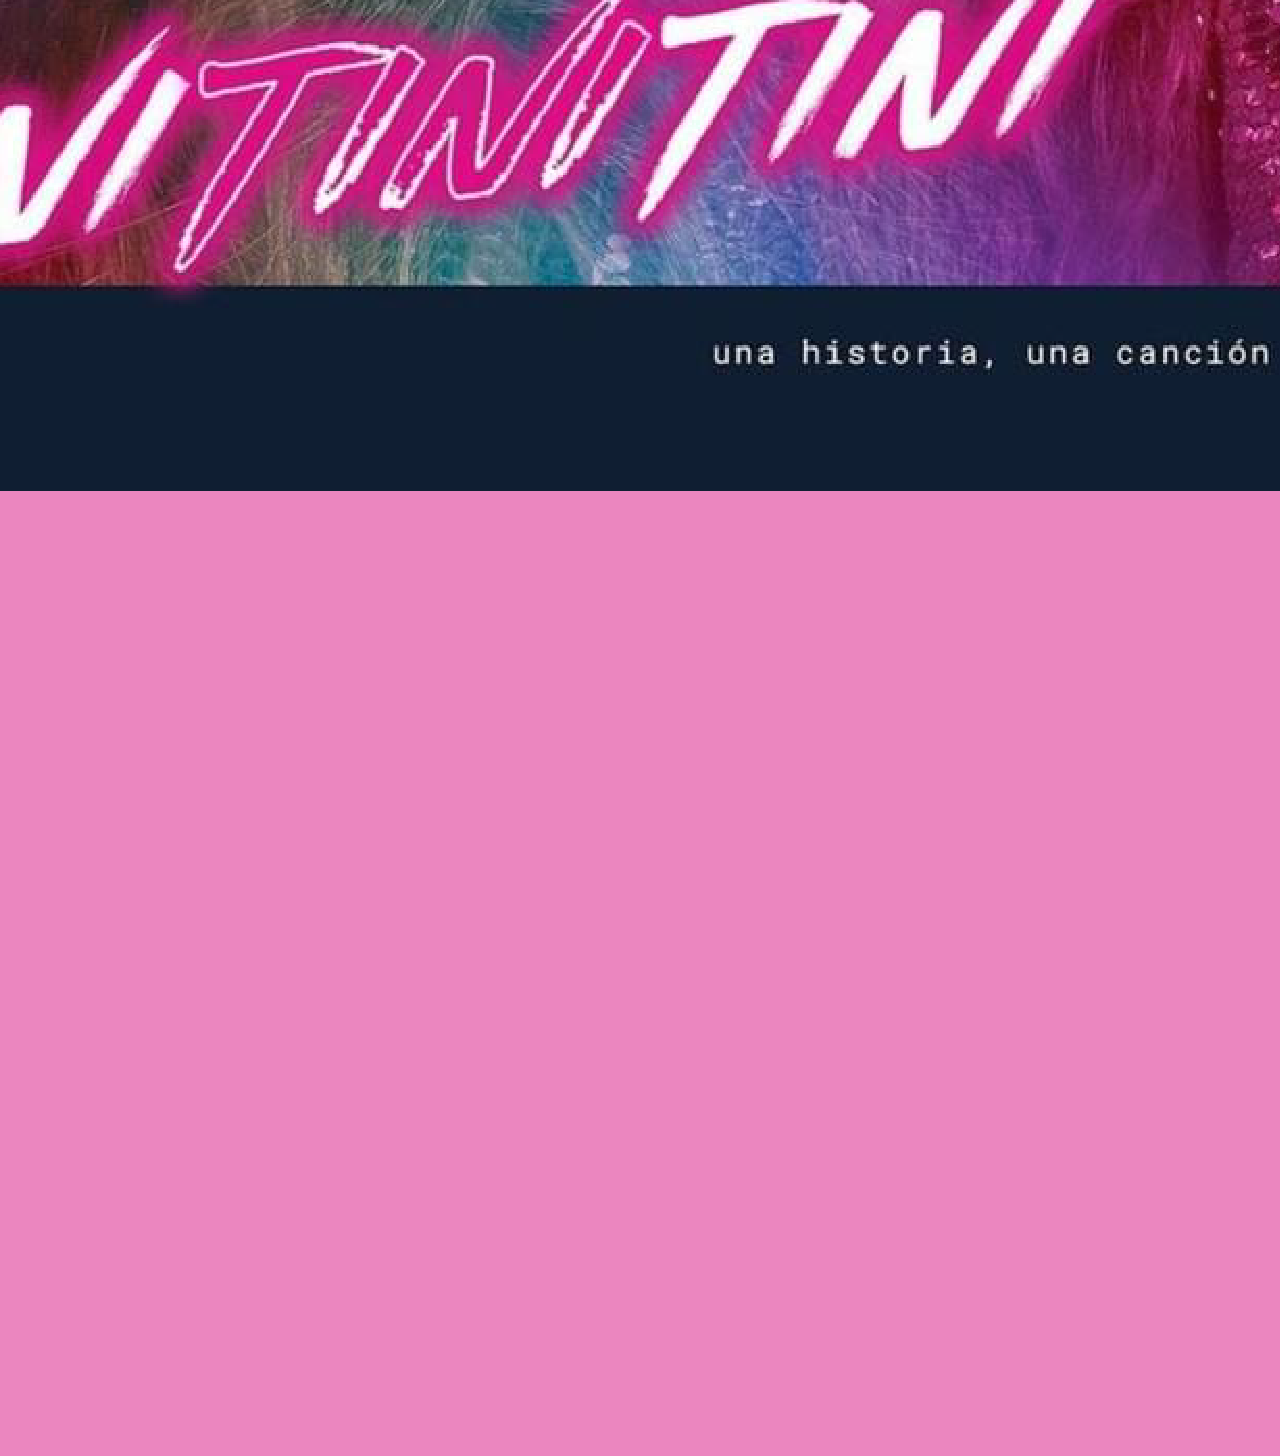
<file: album2020.html>
<!DOCTYPE html>
<html>
<head>
	<meta charset="utf-8">
	<meta name="viewport" content="width=device-width, initial-scale=1">
	<title>album 3</title>
	<link rel="stylesheet" href="https://fonts.googleapis.com/css2?family=Material+Symbols+Outlined:opsz,wght,FILL,GRAD@48,400,0,0" />
	<link rel="stylesheet" type="text/css" href="style.css">
	<link rel="icon" href="imagen/iconopagina.png">
	
</head>
<body>

	<header>
	<nav>
			<h1>TINI</h1>	
			<ul>	
			<li><a href="index.html">INICIO</a></li>
  			<li><a href="musica.html">MÚSICA</a></li>
  			<!--https://www.youtube.com/watch?v=99ZaMLOLLp8-->
  	<div class="dropdown">
			<button>FAMILIA</button>
			<div class="dropdown-content"> <a rel="noopener" href="papa.html">Papá</a> <a rel="noopener" href="mama.html">Mamá</a> <a rel="noopener" href="hermano.html">Hermano</a>
	</div>
	</div>
<!--Código de menú desplegable https://blog.hubspot.es/website/menu-desplegable-html-->
  			</ul>  
  	</nav>    
  	</header>




<main>
	
	<style>
.material-symbols-outlined {
	color: white;
	margin-left: 100px;	
	position: absolute;
  font-variation-settings:
  'FILL' 0,
  'wght' 400,
  'GRAD' 0,
  'opsz' 48
}
</style>

	<a href="musica.html"><span class="material-symbols-outlined">
arrow_back
</span></a>

		<div id="foto1">


	<div id="foto2016">
		<img src="imagen/album3.png">
		
		<a target="_blank" href="https://www.youtube.com/watch?v=EUPCmk0sEnA"><p>TINI TINI TINI 
  			<br>2020</p></a>
		
  	</div>


  		<div id="cancionesizquierda">
			<p>1- Un beso en Madrid</p>
			<br>
			<p>2- Fresa</p>
			<br>
			<p>3- Si Tú Supieras</p>
			<br>
			<p>4- Tuyo</p>
			<br>
			<p>5- Te olvidaré</p>
			<br>
			<p>6- Acércate</p>
			<br>
			<p>7- Playa</p>
		</div>
		
		<div id="cancionesderecha">
			<p>8- Ella Dice</p>
			<br>
			<p>9- Duele (feat. John C)</p>
			<br>
			<p>10- Recuerdo</p>
			<br>
			<p>11- Oye</p>
			<br>
			<p>12- Diciembre</p>
			<br>
			<p>13- Suéltate el Pelo</p>
			<br>
			<p>14- 22</p>
		</div>
	</div>

</main>
	
	<div id="footeralbum3">
	<footer>
		<div id="insta">
			<div id="tini">
			<img src="imagen/iconoinsta.png">
			
				<a target="_blank" href="https://www.instagram.com/tinistoessel/">@tinistoessel
				</a>
			
			</div>

				<div id="tour">
				<img src="imagen/iconoinsta.png">
				<a target="_blank" href="https://www.instagram.com/tinitourcl/">@tinitourcl
				</a>
				</div>

					<div id="fco">
					<img src="imagen/iconoinsta.png">
					<a target="_blank" href="https://www.instagram.com/fcotinichile/">@fcotinichile
				</a>
					</div>
		
			</div>
		</div>
	</footer>

</body>
</html>
</file>
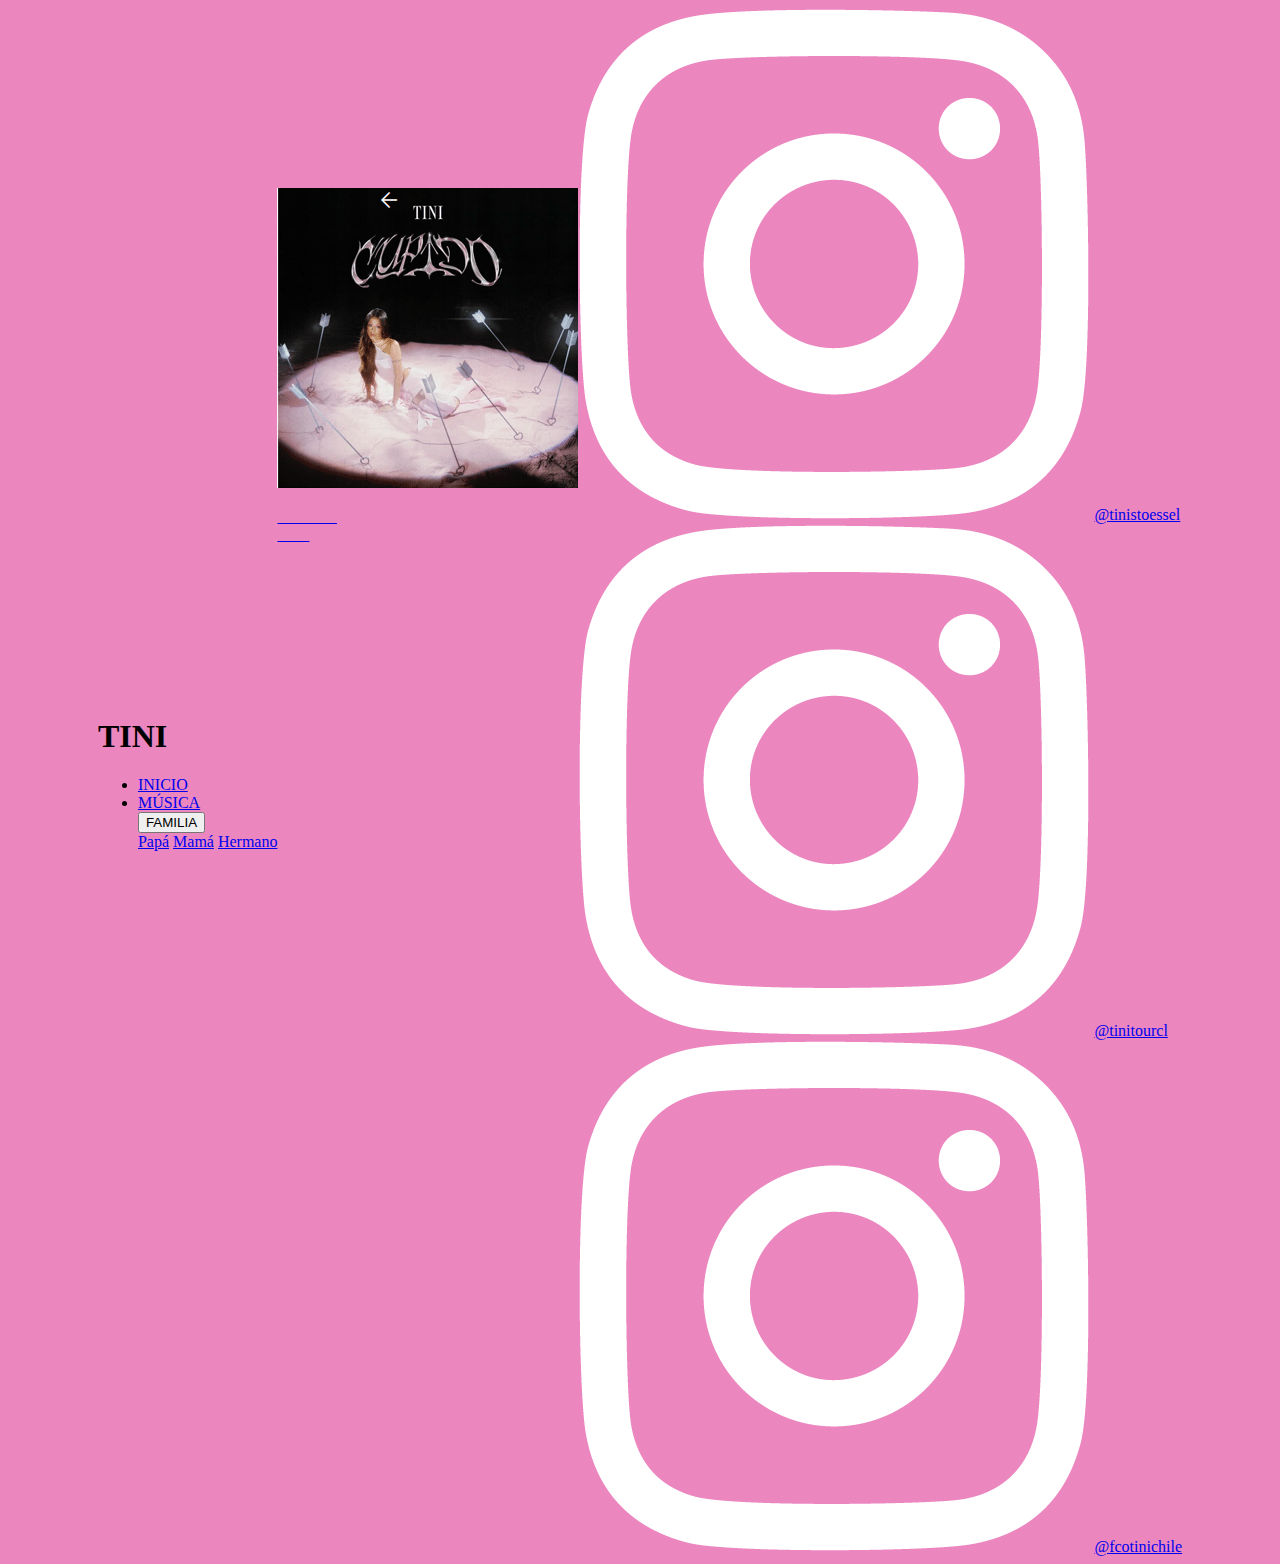
<file: album2023.html>
<!DOCTYPE html>
<html>
<head>
	<meta charset="utf-8">
	<meta name="viewport" content="width=device-width, initial-scale=1">
	<title>album 4</title>
	<link rel="stylesheet" href="https://fonts.googleapis.com/css2?family=Material+Symbols+Outlined:opsz,wght,FILL,GRAD@48,400,0,0" />
	<link rel="stylesheet" type="text/css" href="style.css">
	<link rel="icon" href="imagen/iconopagina.png">
	
</head>
<body>

	<header>
	<nav>
			<h1>TINI</h1>	
			<ul>	
			<li><a href="index.html">INICIO</a></li>
  			<li><a href="musica.html">MÚSICA</a></li>
  			<!--https://www.youtube.com/watch?v=99ZaMLOLLp8-->
  	<div class="dropdown">
			<button>FAMILIA</button>
			<div class="dropdown-content"> <a rel="noopener" href="papa.html">Papá</a> <a rel="noopener" href="mama.html">Mamá</a> <a rel="noopener" href="hermano.html">Hermano</a>
	</div>
	</div>
<!--Código de menú desplegable https://blog.hubspot.es/website/menu-desplegable-html-->
  			</ul>  
  	</nav>    
  	</header>



<main>
	<style>
.material-symbols-outlined {
	color: white;
	margin-left: 100px;	
	position: absolute;
  font-variation-settings:
  'FILL' 0,
  'wght' 400,
  'GRAD' 0,
  'opsz' 48
}
</style>

	<a href="musica.html"><span class="material-symbols-outlined">
arrow_back
</span></a>
	

		<div id="foto1">


	<div id="foto2023">
		<img src="imagen/album4g.gif">
		
		<a target="_blank" href="https://www.youtube.com/watch?v=QwYzxZxnxIY"><p>CUPIDO
  			<br>2023</p></a>
		
  	</div>


  		<div id="cancionesizquierda4">
			<p>1- Cupido</p>
			<br>
			<p>2- Te Pido</p>
			<br>
			<p>3- Muñecas</p>
			<br>
			<p>4- El Último Beso</p>
			<br>
			<p>5- La Loto</p>
			<br>
			<p>6- Las Jordans</p>
			<br>
			<p>7- Beso En Las Rocas</p>
		</div>
		
		<div id="cancionesderecha4">
			<p>8- 7 Veces</p>
			<br>
			<p>9- Fantasí</p>
			<br>
			<p>10- Miénteme</p>
			<br>
			<p>11- Maldita Foto</p>
			<br>
			<p>12- Bar</p>
			<br>
			<p>13- La Triple T</p>
		</div>
	</div>

</main>
	
	<div id="footeralbum4">
	<footer>
		<div id="insta">
			<div id="tini">
			<img src="imagen/iconoinsta.png">
			
				<a target="_blank" href="https://www.instagram.com/tinistoessel/">@tinistoessel
				</a>
			
			</div>

				<div id="tour">
				<img src="imagen/iconoinsta.png">
				<a target="_blank" href="https://www.instagram.com/tinitourcl/">@tinitourcl
				</a>
				</div>

					<div id="fco">
					<img src="imagen/iconoinsta.png">
					<a target="_blank" href="https://www.instagram.com/fcotinichile/">@fcotinichile
				</a>
					</div>
		
			</div>
		</div>
	</footer>


</body>
</html>
</file>
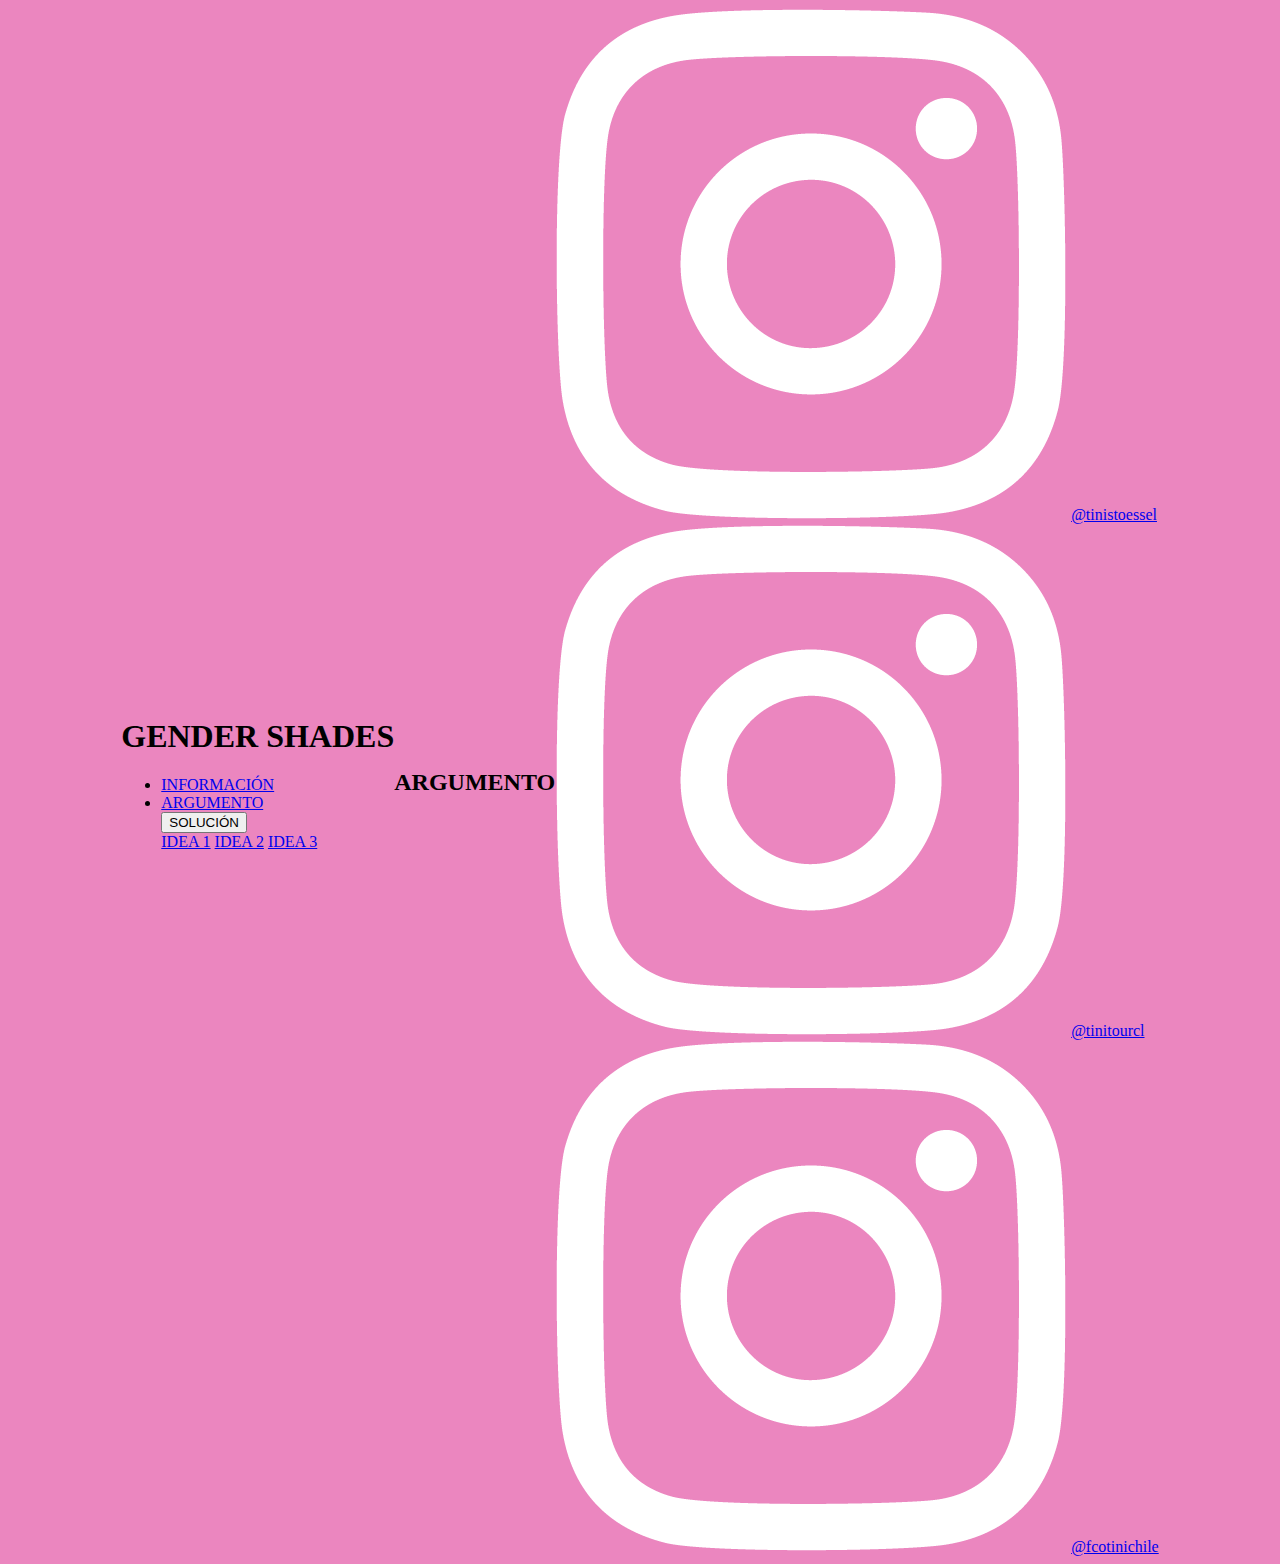
<file: argumento.html>
<!DOCTYPE html>
<html>
<head>
	<meta charset="utf-8">
	<meta name="viewport" content="width=device-width, initial-scale=1">
	<title>ARGUMENTO</title>
	<link rel="stylesheet" type="text/css" href="style.css">
	<link rel="icon" href="imagen/iconopagina.png">
</head>
<body>
	<header>
	<nav>
			<h1>GENDER SHADES</h1>	
			<ul>	
			<li><a href="index.html">INFORMACIÓN</a></li>
  			<li><a href="musica.html">ARGUMENTO</a></li>
  			<!--https://www.youtube.com/watch?v=99ZaMLOLLp8-->
  		<div class="dropdown">
	
	<button>SOLUCIÓN</button>
	<div class="dropdown-content"> <a rel="noopener" href="papa.html">IDEA 1</a> <a rel="noopener" href="mama.html">IDEA 2</a> <a rel="noopener" href="hermano.html">IDEA 3</a>
	</div>

</div>


<!--Código de menú desplegable https://blog.hubspot.es/website/menu-desplegable-html-->
  			</ul>  
  	</nav>    
  	</header>
  	<main>
  		<h2>ARGUMENTO</h2>
  		<div id="albumes">
  		

  	</main>

	<footer>
		<div id="insta">
			<div id="tini">
			<img src="imagen/iconoinsta.png">
			
				<a target="_blank" href="https://www.instagram.com/tinistoessel/">@tinistoessel
				</a>
			
			</div>

				<div id="tour">
				<img src="imagen/iconoinsta.png">
				<a target="_blank" href="https://www.instagram.com/tinitourcl/">@tinitourcl
				</a>
				</div>

					<div id="fco">
					<img src="imagen/iconoinsta.png">
					<a target="_blank" href="https://www.instagram.com/fcotinichile/">@fcotinichile
				</a>
					</div>
		
		</div>
	</footer>
</body>
</html>
</file>
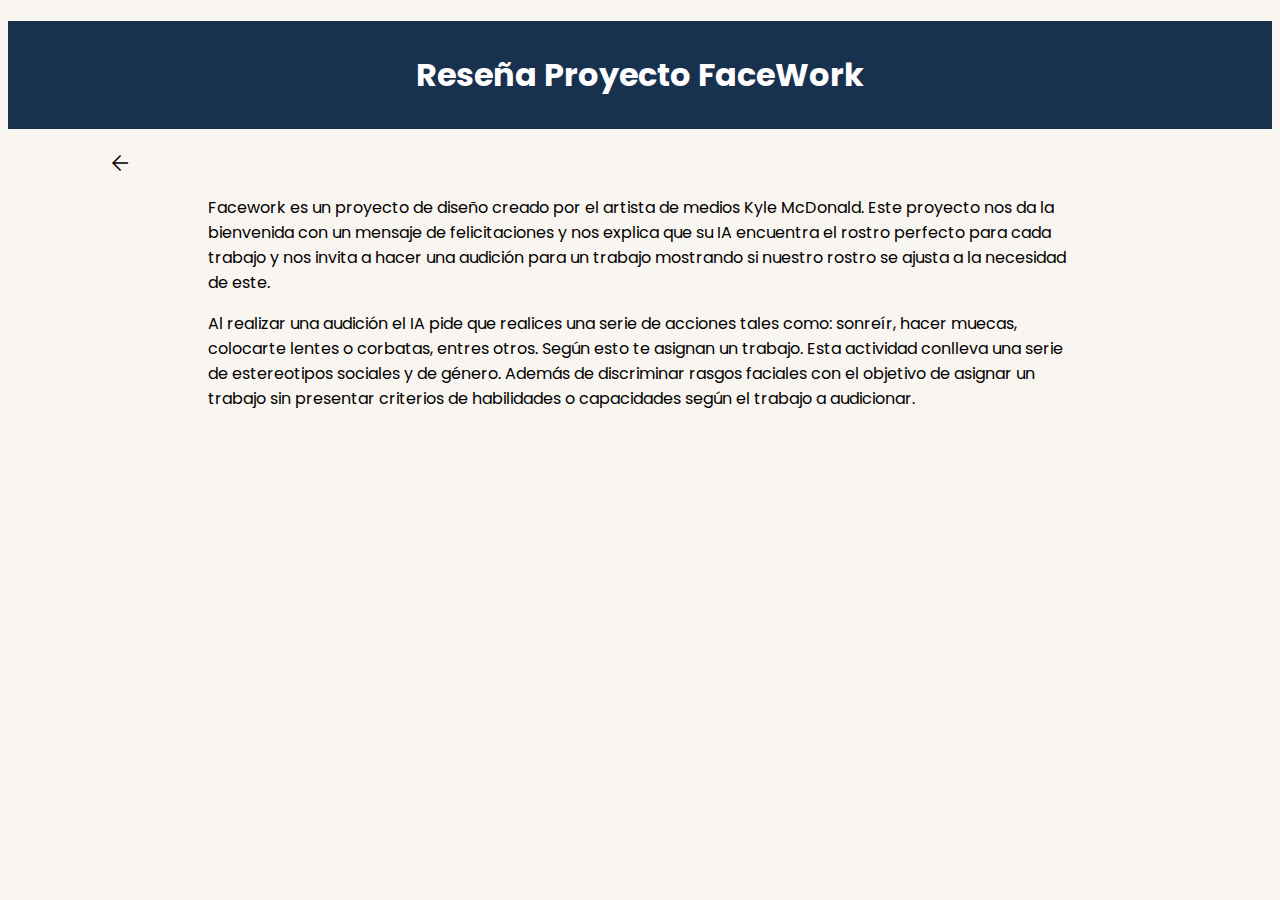
<file: facework.html>
<!DOCTYPE html>
<html>
<head>
	<meta charset="utf-8">
	<meta name="viewport" content="width=device-width, initial-scale=1">
	<title>FaceWork</title>
	<link rel="stylesheet" href="https://fonts.googleapis.com/css2?family=Material+Symbols+Outlined:opsz,wght,FILL,GRAD@48,400,0,0" />
	<link rel="stylesheet" type="text/css" href="stylesreseñas.css">
</head>
<body>
 
 	<header>
 <h1>Reseña Proyecto FaceWork</h1>
 </header>

 <main>


 <style>
.material-symbols-outlined {
	color: black;
	margin-left: 100px;	
	position: relative;
  font-variation-settings:
  'FILL' 0,
  'wght' 400,
  'GRAD' 0,
  'opsz' 48
}
</style>

	<a href="index.html"><span class="material-symbols-outlined">
arrow_back
</span></a>


<p>Facework es un proyecto de diseño creado por el artista de medios Kyle McDonald. Este proyecto nos da la bienvenida con un mensaje de felicitaciones y nos explica que su IA encuentra el rostro perfecto para cada trabajo y nos invita a hacer una audición para un trabajo mostrando si nuestro rostro se ajusta a la necesidad de este.
</p>
<p>Al realizar una audición el IA pide que realices una serie de acciones tales como: sonreír, hacer muecas, colocarte lentes o corbatas, entres otros. Según esto te asignan un trabajo. 
Esta actividad conlleva una serie de estereotipos sociales y de género. Además de discriminar rasgos faciales con el objetivo de asignar un trabajo sin presentar criterios de habilidades o capacidades según el trabajo a audicionar.</p>
</main>


</body>
</html>
</file>
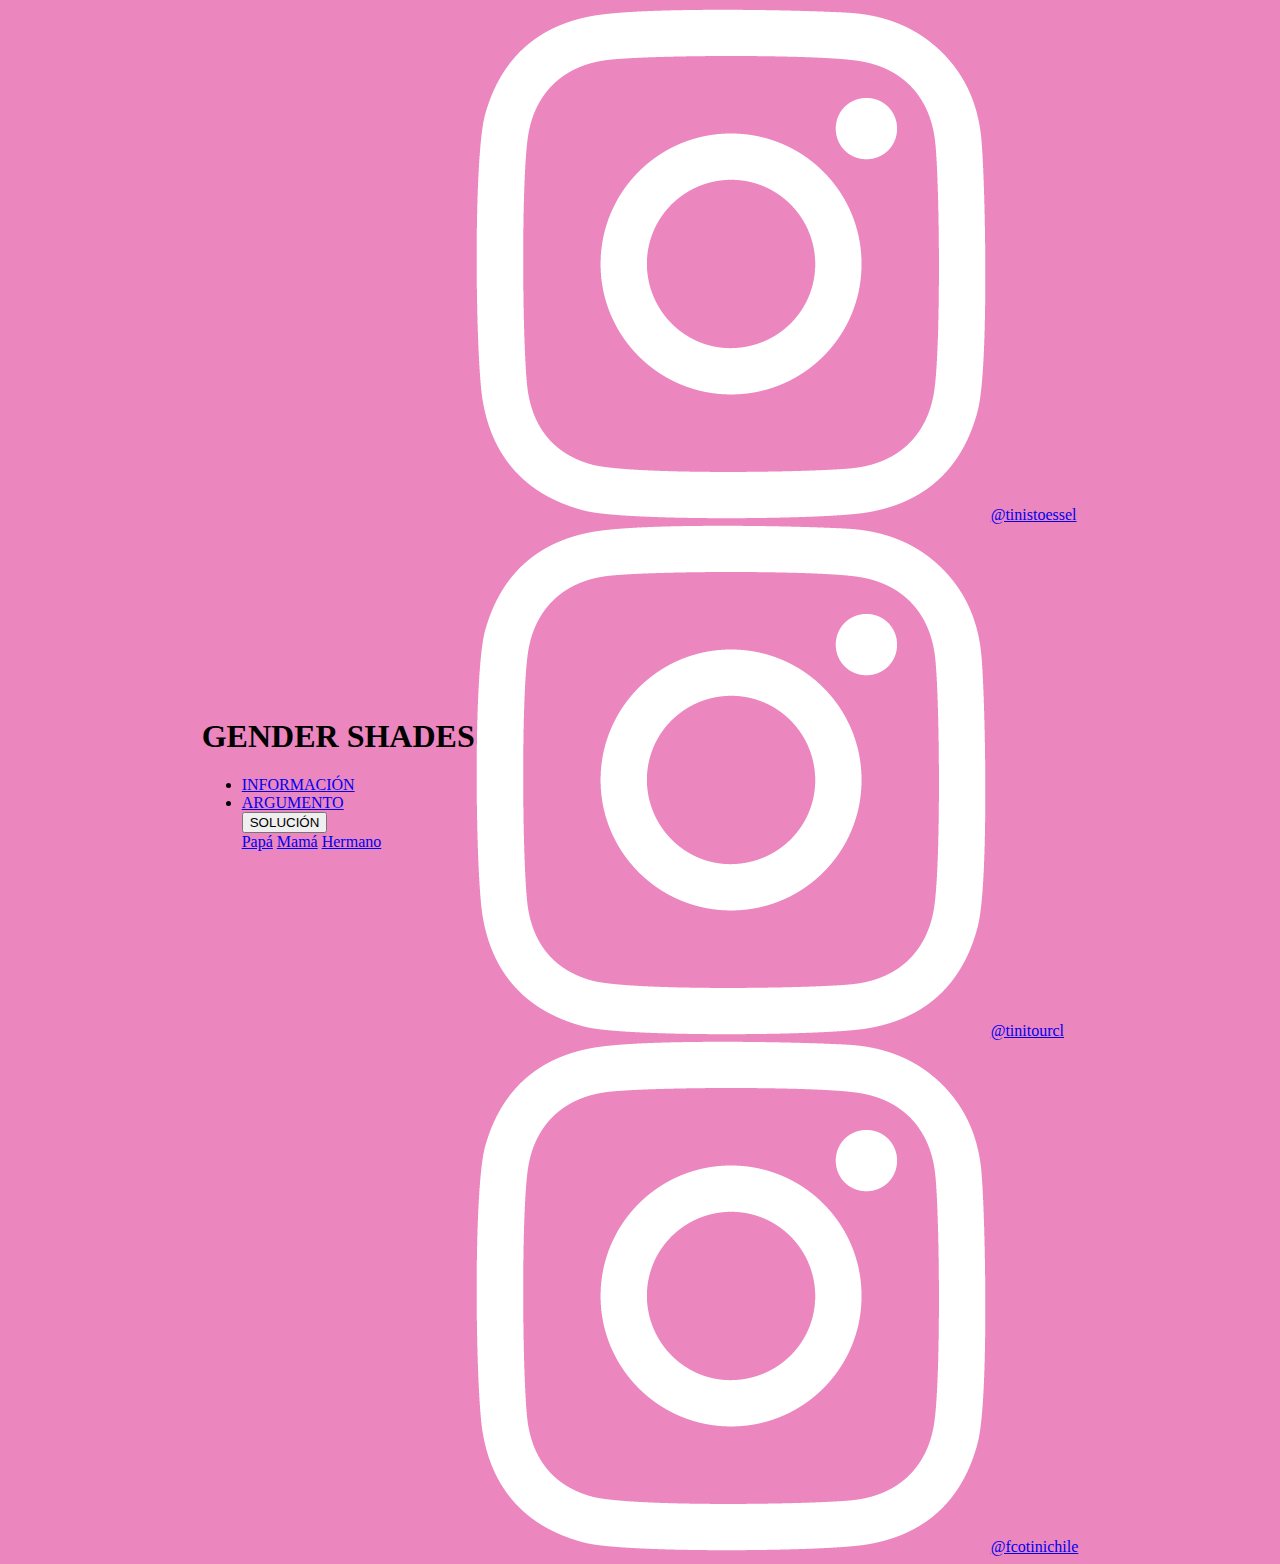
<file: familia.html>
<!DOCTYPE html>
<html>
<head>
	<meta charset="utf-8">
	<meta name="viewport" content="width=device-width, initial-scale=1">
	<title>Familia</title>
	<link rel="stylesheet" type="text/css" href="style.css">
	<link rel="icon" href="imagen/iconopagina.png">
</head>
<body>

	<header>
	<nav>
			<h1>GENDER SHADES</h1>	
			<ul>	
			<li><a href="index.html">INFORMACIÓN</a></li>
  			<li><a href="musica.html">ARGUMENTO</a></li>
  			<!--https://www.youtube.com/watch?v=99ZaMLOLLp8-->
  	<div class="dropdown">
			<button>SOLUCIÓN</button>
			<div class="dropdown-content"> <a rel="noopener" href="papa.html">Papá</a> <a rel="noopener" href="mama.html">Mamá</a> <a rel="noopener" href="hermano.html">Hermano</a>
	</div>
	</div>
<!--Código de menú desplegable https://blog.hubspot.es/website/menu-desplegable-html-->
  			</ul>  
  	</nav>    
  	</header>




<footer>
		<div id="insta">
			<div id="tini">
			<img src="imagen/iconoinsta.png">
			<a target="_blank" href="https://www.instagram.com/tinistoessel/">@tinistoessel</a>
			
			</div>

				<div id="tour">
				<img src="imagen/iconoinsta.png">
				<a target="_blank" href="https://www.instagram.com/tinitourcl/">@tinitourcl</a>
				</div>

					<div id="fco">
					<img src="imagen/iconoinsta.png">
					<a target="_blank" href="https://www.instagram.com/fcotinichile/">@fcotinichile</a>
					</div>
		
		</div>
	</footer>



</body>
</html>
</file>
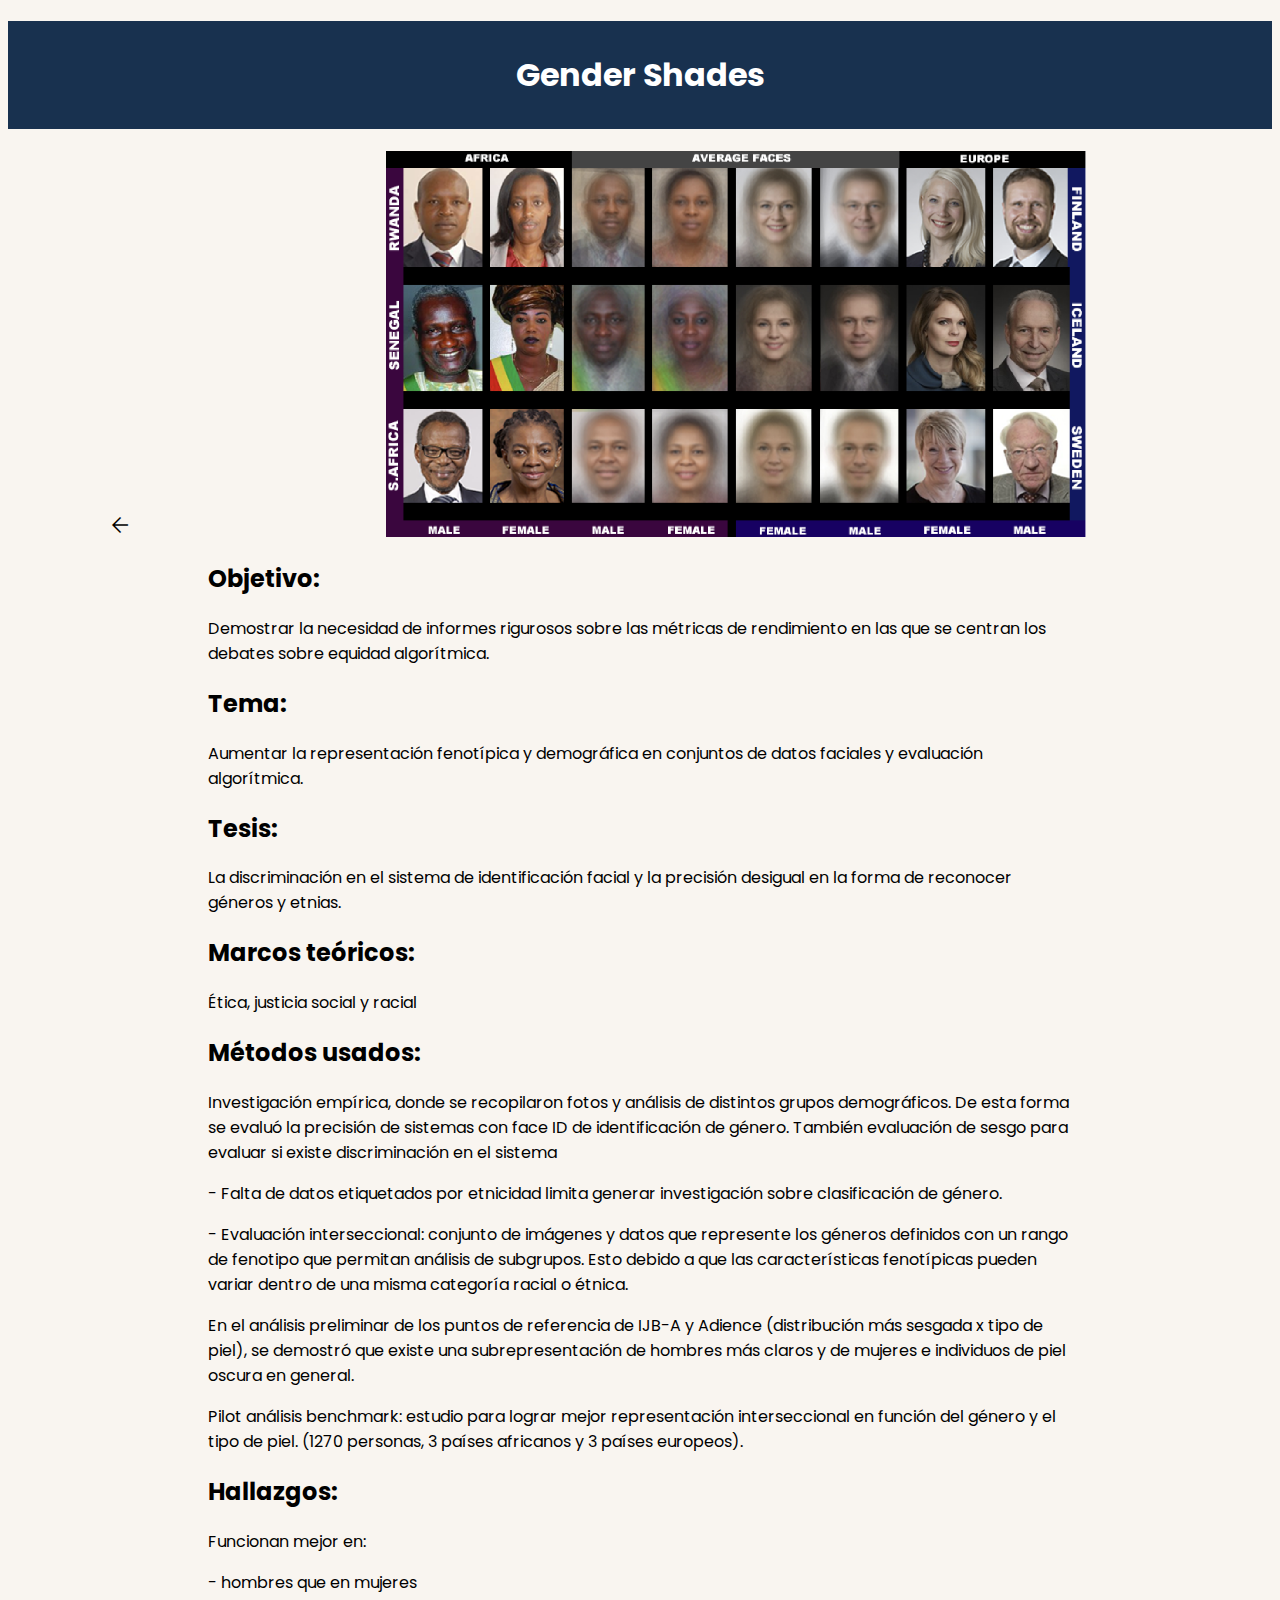
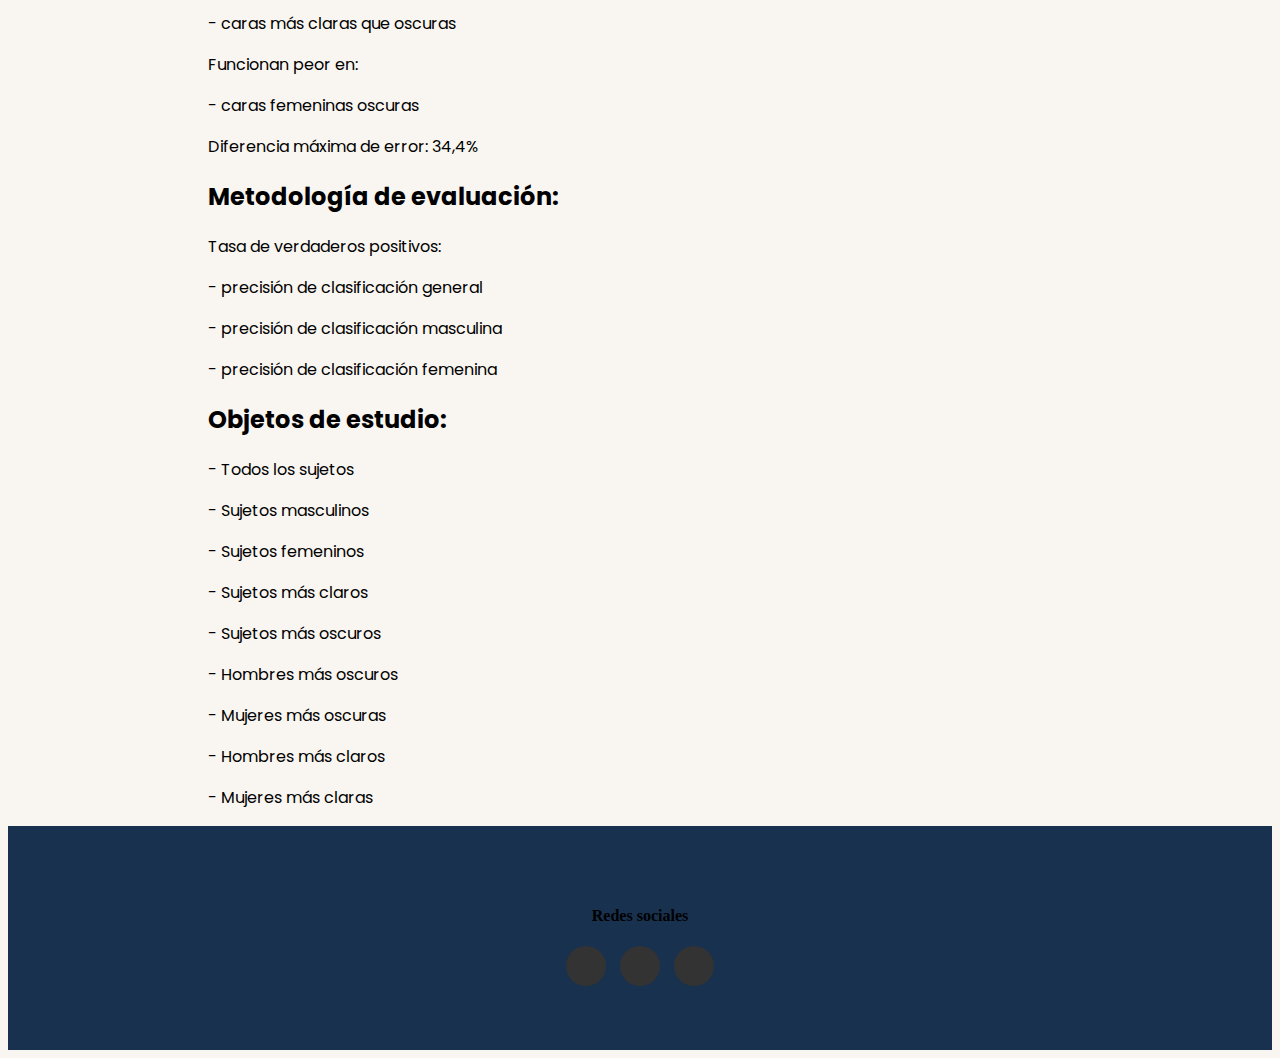
<file: gendershades.html>
<!DOCTYPE html>
<html>
<head>
	<meta charset="utf-8">
	<meta name="viewport" content="width=device-width, initial-scale=1">
	<title>Reseña Gender Shader</title>
	<link rel="stylesheet" href="https://fonts.googleapis.com/css2?family=Material+Symbols+Outlined:opsz,wght,FILL,GRAD@48,400,0,0" />
	<link rel="stylesheet" type="text/css" href="stylesreseñas.css">
</head>
<body>
 
 	<header>
 <h1>Gender Shades</h1>
 </header>

 <main>


 <style>
.material-symbols-outlined {
	color: black;
	margin-left: 100px;	
	position: relative;
  font-variation-settings:
  'FILL' 0,
  'wght' 400,
  'GRAD' 0,
  'opsz' 48
}
</style>

	<a href="index.html"><span class="material-symbols-outlined">
arrow_back
</span></a>

<img src="img/gendershades.png" class="foto">

<h2>Objetivo:</h2> <p>Demostrar la necesidad de informes rigurosos sobre las métricas de rendimiento en las que se centran los debates sobre equidad algorítmica.</p>
<h2>Tema:</h2> <p>Aumentar la representación fenotípica y demográfica en conjuntos de datos faciales y evaluación algorítmica.</p>
<h2>Tesis:</h2> <p>La discriminación en el sistema de identificación facial y la precisión desigual en la forma de reconocer géneros y etnias.</p> 
<h2>Marcos teóricos:</h2> <p>Ética, justicia social y racial</p>
<h2>Métodos usados:</h2> <p>Investigación empírica, donde se recopilaron fotos y análisis de distintos grupos demográficos. De esta forma se evaluó la precisión de sistemas con face ID de identificación de género. También evaluación de sesgo para evaluar si existe discriminación en el sistema</p>
<p>- Falta de datos etiquetados por etnicidad limita generar investigación sobre clasificación de género.</p>
<p>- Evaluación interseccional: conjunto de imágenes y datos que represente los géneros definidos con un rango de fenotipo que permitan análisis de subgrupos. Esto debido a que las características fenotípicas pueden variar dentro de una misma categoría racial o étnica.</p>
<p>En el análisis preliminar de los puntos de referencia de IJB-A y Adience (distribución más sesgada x tipo de piel), se demostró que existe una subrepresentación de hombres más claros y de mujeres e individuos de piel oscura en general.</p>

<p>Pilot análisis benchmark: estudio para lograr mejor representación interseccional en función del género y el tipo de piel. (1270 personas, 3 países africanos y 3 países europeos).</p>
<h2>Hallazgos:</h2>

<p>Funcionan mejor en:</p>
<p>- hombres que en mujeres</p>
<p>- caras más claras que oscuras</p>
<p>Funcionan peor en:</p>
<p>- caras femeninas oscuras</p>


<p>Diferencia máxima de error: 34,4%</p>

<h2>Metodología de evaluación:</h2>
<p>Tasa de verdaderos positivos:</p>
<p>- precisión de clasificación general</p>
<p>- precisión de clasificación masculina</p>
<p>- precisión de clasificación femenina</p>    
<h2>Objetos de estudio:</h2> 

<p>- Todos los sujetos</p>
<p>- Sujetos masculinos</p>
<p>- Sujetos femeninos</p>
<p>- Sujetos más claros</p>
<p>- Sujetos más oscuros</p>
<p>- Hombres más oscuros</p>
<p>- Mujeres más oscuras</p>
<p>- Hombres más claros</p>
<p>- Mujeres más claras</p>
</p>

</main>
<footer>
</div>
<div class="footer-div">
<div class="social-media">
 <h4>Redes sociales</h4>
 <ul class="social-icons">
 <li>
 <a href="https://proceedings.mlr.press/v81/buolamwini18a/buolamwini18a.pdf"><i class="fab fa-study"></i></a>
 </li>
  <li>
  <a href="https://www.idfa.nl/en/film/caddcd42-9dc4-4352-a74b-08a635a577ea/facework"><i class="fab fa-study"></i></a>
  </li>
  <li>
   <a href="https://facework.app/"><i class="fab fa-study"></i></a>
   </li>
</footer>


</body>

</html>
</file>
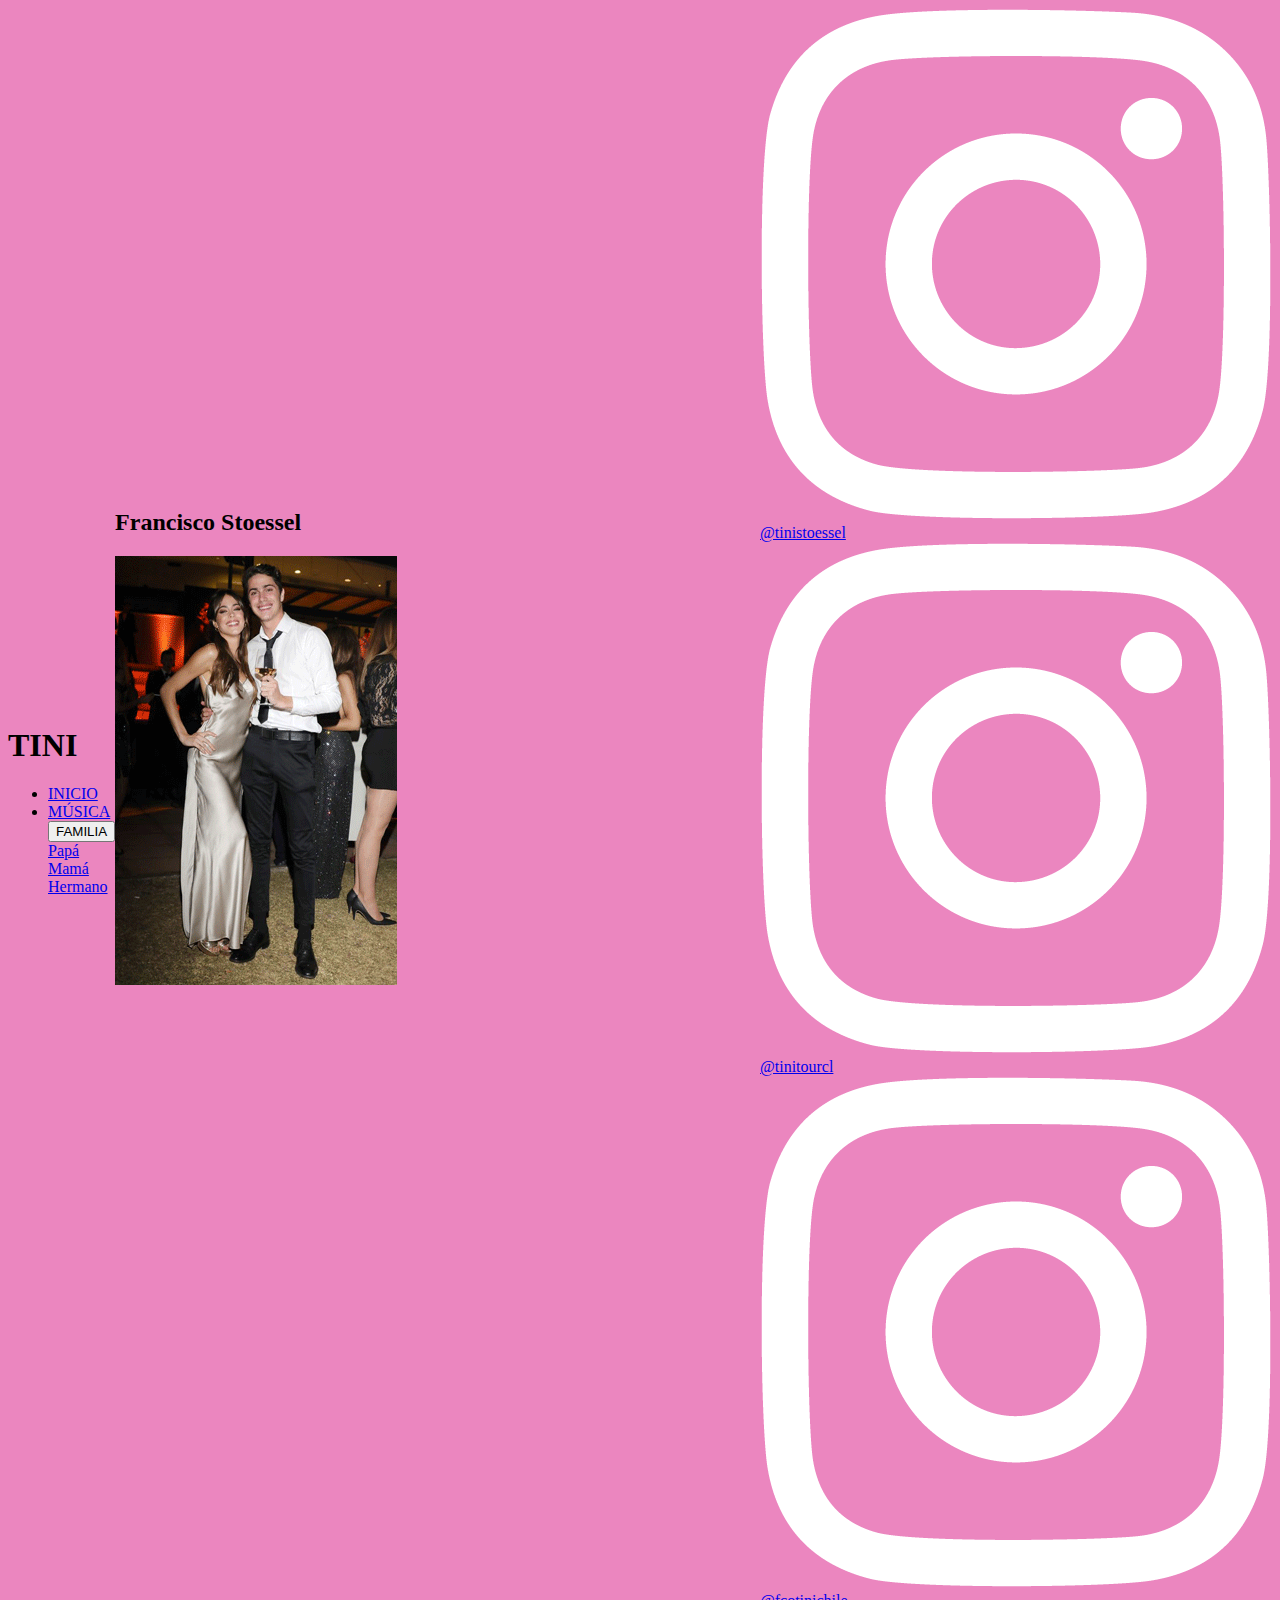
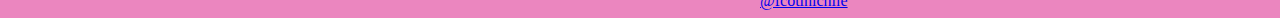
<file: hermano.html>
<!DOCTYPE html>
<html>
<head>
	<meta charset="utf-8">
	<meta name="viewport" content="width=device-width, initial-scale=1">
	<title>Hermano</title>
	<link rel="stylesheet" type="text/css" href="style.css">
	<link rel="icon" href="imagen/iconopagina.png">
</head>
<body>


	<header>
	<nav>
			<h1>TINI</h1>	
			<ul>	
			<li><a href="index.html">INICIO</a></li>
  			<li><a href="musica.html">MÚSICA</a></li>
  			<!--https://www.youtube.com/watch?v=99ZaMLOLLp8-->
  	<div class="dropdown">
			<button>FAMILIA</button>
			<div class="dropdown-content"> <a rel="noopener" href="papa.html">Papá</a> <a rel="noopener" href="mama.html">Mamá</a> <a rel="noopener" href="hermano.html">Hermano</a>
	</div>
	</div>
<!--Código de menú desplegable https://blog.hubspot.es/website/menu-desplegable-html-->
  			</ul>  
  	</nav>    
  	</header>

  	<main>

  		<div id="francisco">
  		<h2>Francisco Stoessel</h2>
  		<img src="imagen/francisco.gif"> <!--imagen sacada de https://pin.it/79D2hmi-->
  		<p>Francisco Stoessel es el hermano mayor de Tini Stoessel, por el que ella tine total adoración de quien se mostró siempre unida. Actualmente (2023) tiene 27 años y es modelo.
  		<br>
  		<br>
  		También dedica su tiempo a estudiar Ciencias de la Comunicación en la Universidad Autral, por lo que no tiene mucho tiempo libre. Al igual que Tini Stoessel, su agenda es compleja, por eso en muy pocas ocasiones se lo ve hablando con la prensa.
  		</p> <!--info hermano de tini sacado de https://www.elesquiu.com/espectaculos/2023/5/12/el-talento-oculto-de-francisco-stoessel-el-hermano-de-tini-stoessel-475516.html-->
  		</div>


  	</main>


<footer>
		<div id="insta">
			<div id="tini">
			<img src="imagen/iconoinsta.png">
			<a target="_blank" href="https://www.instagram.com/tinistoessel/">@tinistoessel</a>
			
			</div>

				<div id="tour">
				<img src="imagen/iconoinsta.png">
				<a target="_blank" href="https://www.instagram.com/tinitourcl/">@tinitourcl</a>
				</div>

					<div id="fco">
					<img src="imagen/iconoinsta.png">
					<a target="_blank" href="https://www.instagram.com/fcotinichile/">@fcotinichile</a>
					</div>
		
		</div>
	</footer>

</body>
</html>
</file>
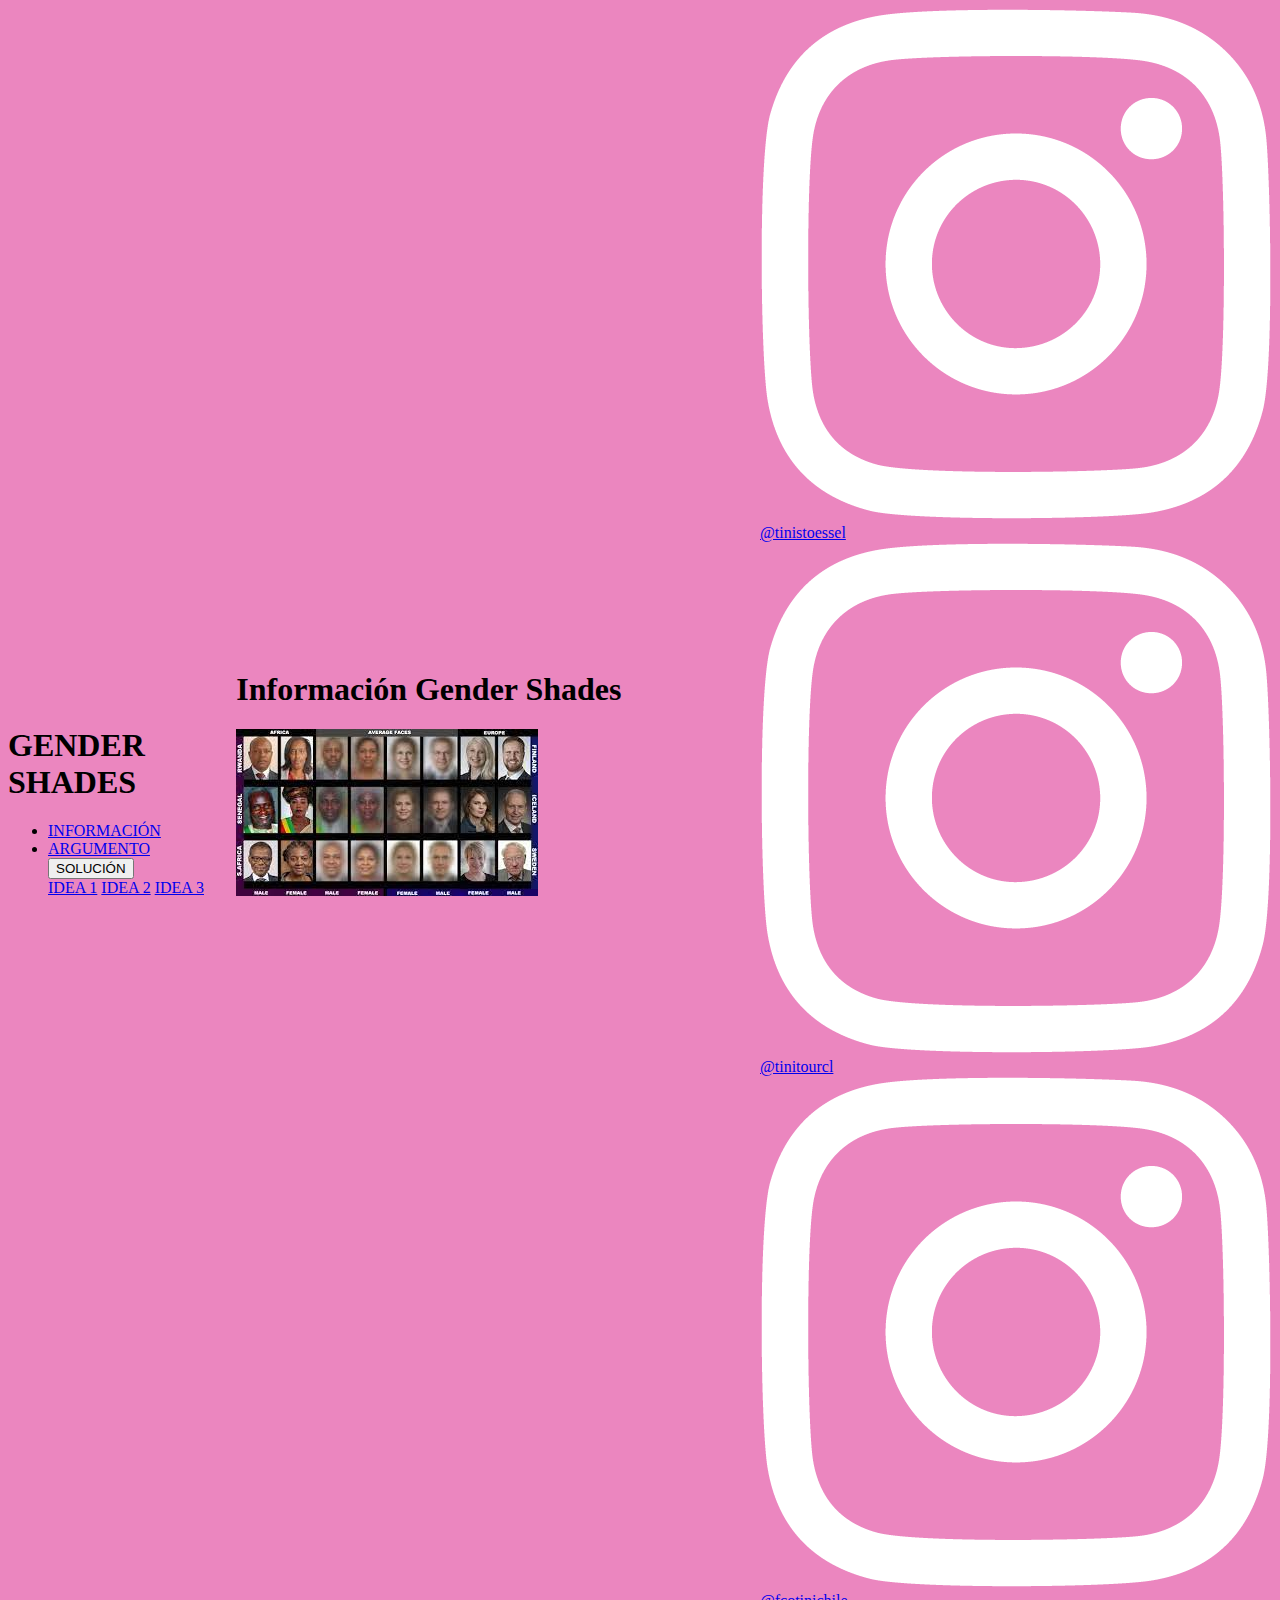
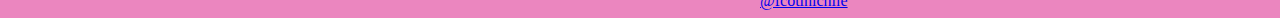
<file: informacion.html>
<!DOCTYPE html>
<html>
<head>
	<meta charset="utf-8">
	<meta name="viewport" content="width=device-width, initial-scale=1">
	<title>IA Reconocimiento facial</title>
	<link rel="stylesheet" type="text/css" href="style.css">
	<link rel="icon" href="imagen/aiicon.png"> <!--lo cree desde mi illustrator-->
  		<!--el código lo saqué de -->
</head>
<body>
  	<header>
	<nav>
  		<h1>GENDER SHADES</h1>	
			<ul>			
			<li><a href="index.html">INFORMACIÓN</a></li>
  			<li><a href="musica.html">ARGUMENTO</a></li>
<!--https://www.youtube.com/watch?v=99ZaMLOLLp8-->

<div class="dropdown">
	<button>SOLUCIÓN</button>
	<div class="dropdown-content"> <a rel="noopener" href="papa.html">IDEA 1</a> <a rel="noopener" href="mama.html">IDEA 2</a> <a rel="noopener" href="hermano.html">IDEA 3</a>
	</div>

</div>


<!--Código de menú desplegable https://blog.hubspot.es/website/menu-desplegable-html-->
  			</ul>  
  	</nav>    
  	</header>
  		

 <main>
  	<h1>Información Gender Shades</h1>
  	<img src="imagen/gshades.jpeg"> 
  	<div id="contenedor">

  		<div id="bienvenida">
  				<p>Bienveni@s a la página oficial de nuestra Tini, en donde encontrarás mucho contenido su música.</p>
  				<!--https://www.buenamusica.com/tini/biografia-->
  			</div>

  	</div>

  	</main>
	
	<footer>
		<div id="insta">
			<div id="tini">
			<img src="imagen/iconoinsta.png">
			
				<a target="_blank" href="https://www.instagram.com/tinistoessel/">@tinistoessel
				</a>
			
			</div>

				<div id="tour">
				<img src="imagen/iconoinsta.png">
				<a target="_blank" href="https://www.instagram.com/tinitourcl/">@tinitourcl
				</a>
				</div>

					<div id="fco">
					<img src="imagen/iconoinsta.png">
					<a target="_blank" href="https://www.instagram.com/fcotinichile/">@fcotinichile
				</a>
					</div>
		
		</div>
	</footer>

</body>
</html>

<!--2 links de referencia-->
<!--sitios web de referencia https://www.oliviarodrigo.com/ son algunos detalles como icono de instagram no como el diseño en si, tambien me fije en su logo para tambien hacerme un logo especial como que aparezca en la pestaña arriba la T con un corazon en mi caso-->
<!--https://www.llunapapeleria.cl/ poner una imagen despues del menu y al pasa el selector encima del menu salgan las categorias-->
</file>
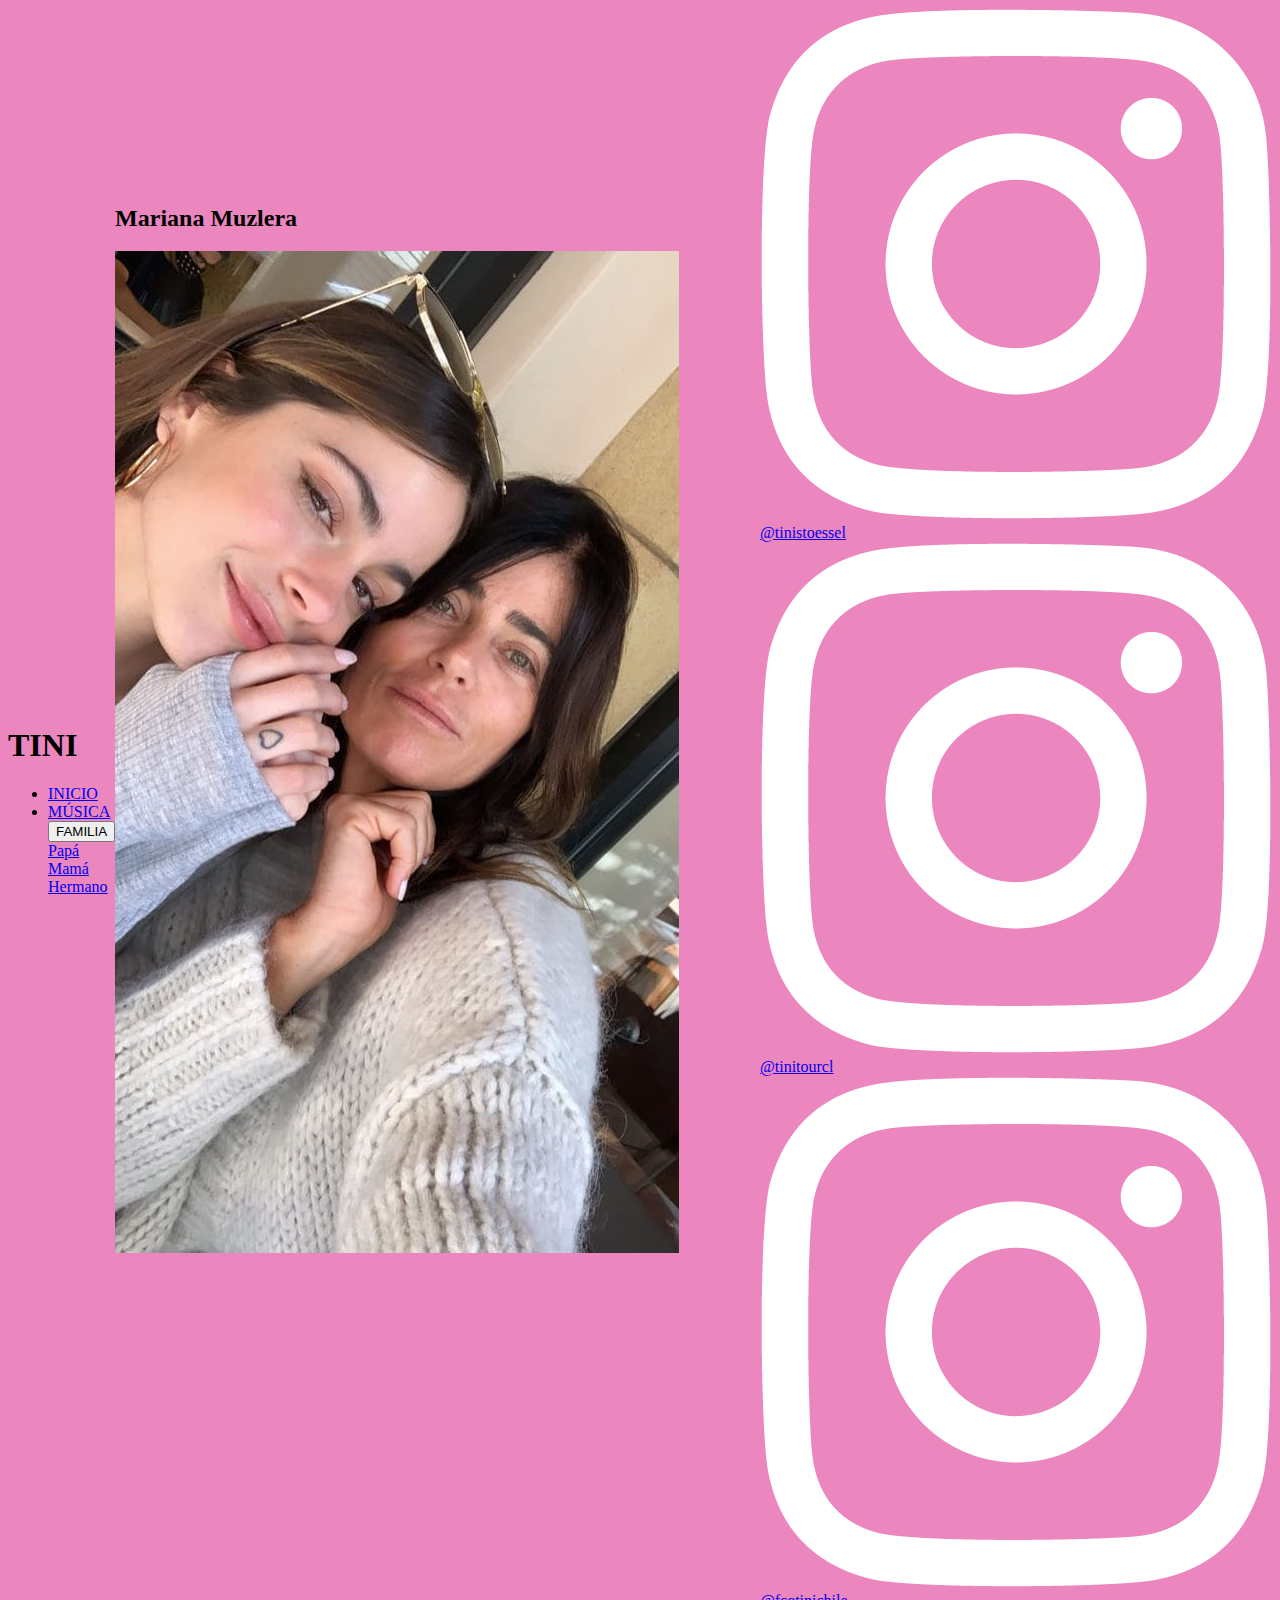
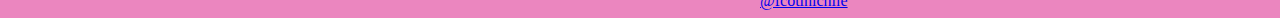
<file: mama.html>
<!DOCTYPE html>
<html>
<head>
	<meta charset="utf-8">
	<meta name="viewport" content="width=device-width, initial-scale=1">
	<title>Mamá</title>
	<link rel="stylesheet" type="text/css" href="style.css">
	<link rel="icon" href="imagen/iconopagina.png">
</head>
<body>

	<header>
	<nav>
			<h1>TINI</h1>	
			<ul>	
			<li><a href="index.html">INICIO</a></li>
  			<li><a href="musica.html">MÚSICA</a></li>
  			<!--https://www.youtube.com/watch?v=99ZaMLOLLp8-->
  	<div class="dropdown">
			<button>FAMILIA</button>
			<div class="dropdown-content"> <a rel="noopener" href="papa.html">Papá</a> <a rel="noopener" href="mama.html">Mamá</a> <a rel="noopener" href="hermano.html">Hermano</a>
		</div>
	</div>
<!--Código de menú desplegable https://blog.hubspot.es/website/menu-desplegable-html-->
  			</ul>  
  	</nav>    
  	</header>

  	<main>

  		<div id="mariana">
  		<h2>Mariana Muzlera</h2>
  		<img src="imagen/mariana.jpg"> <!--https://pin.it/4e1ah0h-->
  		<p>Mariana Muzlera es quien más acompañó a Tini a lo largo de su carrera, estando junto a ella en giras, mudanzas e importantes decisiones. Además, fue la que la impulsó a formarse desde chiquita, llevándola a clases de danza, teatro y canto.
  		<br>
  		<br>
  		La mujer de 53 años que tiene mucho estilo y personalidad a la hora de elegir sus looks, inauguró el pasado diciembre su propia marca de bikinis que lleva el nombre de Tierra de pecados. Lo cierto es que la empresaria fue fuertemente criticada por los precios que decidió ponerle a sus productos, que partieron de una base de 10500 pesos.
  		</p>
  		 <!--info mama de tini https://www.mdzol.com/mdz-show/2022/5/2/cuantos-anos-tiene-la-mama-de-tini-stoessel-de-que-trabajo-toda-su-vida-239904.html-->
  		</div>




  	</main>





<footer>
		<div id="insta">
			<div id="tini">
			<img src="imagen/iconoinsta.png">
			<a target="_blank" href="https://www.instagram.com/tinistoessel/">@tinistoessel</a>
			
			</div>

				<div id="tour">
				<img src="imagen/iconoinsta.png">
				<a target="_blank" href="https://www.instagram.com/tinitourcl/">@tinitourcl</a>
				</div>

					<div id="fco">
					<img src="imagen/iconoinsta.png">
					<a target="_blank" href="https://www.instagram.com/fcotinichile/">@fcotinichile</a>
					</div>
		
		</div>
	</footer>

</body>
</html>
</file>
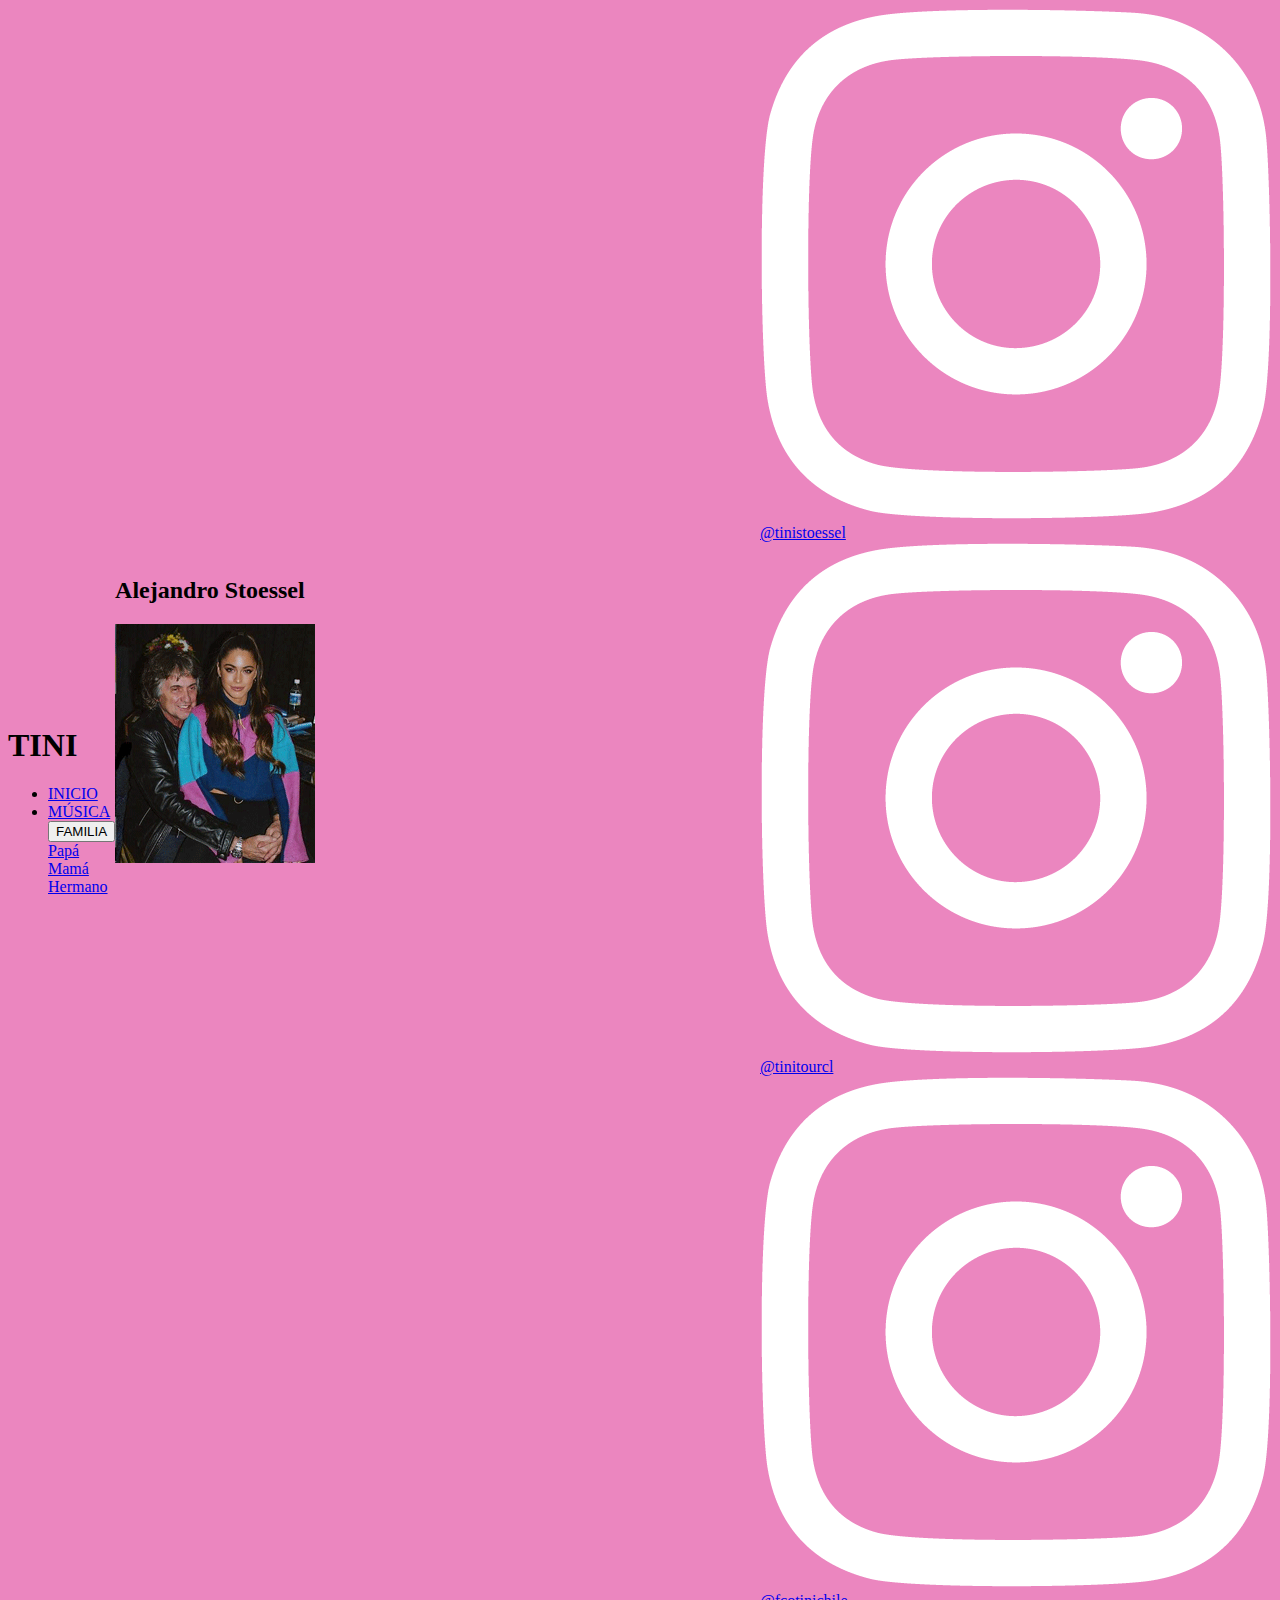
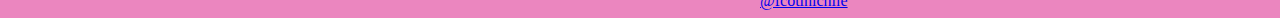
<file: papa.html>
<!DOCTYPE html>
<html>
<head>
	<meta charset="utf-8">
	<meta name="viewport" content="width=device-width, initial-scale=1">
	<title>Papá</title>
	<link rel="stylesheet" type="text/css" href="style.css">
	<link rel="icon" href="imagen/iconopagina.png">
</head>
<body>

	<header>
	<nav>
			<h1>TINI</h1>	
			<ul>	
			<li><a href="index.html">INICIO</a></li>
  			<li><a href="musica.html">MÚSICA</a></li>
  			<!--https://www.youtube.com/watch?v=99ZaMLOLLp8-->
  	<div class="dropdown">
			<button>FAMILIA</button>
			<div class="dropdown-content"> <a rel="noopener" href="papa.html">Papá</a> <a rel="noopener" href="mama.html">Mamá</a> <a rel="noopener" href="hermano.html">Hermano</a>
	</div>
	</div>
<!--Código de menú desplegable https://blog.hubspot.es/website/menu-desplegable-html-->
  			</ul>  
  	</nav>    
  	</header>

  	<main>

  		<div id="alejandro">
  		<h2>Alejandro Stoessel</h2>
  		<img src="imagen/alejandro-1.gif">
  		<p>Director de televisión y productor entre cuyos destacados trabajos están Cartoon Family (1996), Dibu: La película (1997) y Trillizos, ¡dijo la partera! (1999). Es el padre de Martina Stoessel.
  		<br>
  		<br>
  		Son muy unidos con tini, ya que su propio padre es su manager y el siempre se encuentra en todos sus conciertos apoyándola.
  		<br>
  		<br>
  		Se casó con Mariana Muzlera en 1995.
  		<br>
  		<br>
  		Tiene también un hijo llamado Francisco Stoessel.
  		</p> <!--info papa de tini https://es.famousbirthdays.com/people/alejandro-stoessel.html-->
  		</div>






  	</main>






<footer>
		<div id="insta">
			<div id="tini">
			<img src="imagen/iconoinsta.png">
			<a target="_blank" href="https://www.instagram.com/tinistoessel/">@tinistoessel</a>
			
			</div>

				<div id="tour">
				<img src="imagen/iconoinsta.png">
				<a target="_blank" href="https://www.instagram.com/tinitourcl/">@tinitourcl</a>
				</div>

					<div id="fco">
					<img src="imagen/iconoinsta.png">
					<a target="_blank" href="https://www.instagram.com/fcotinichile/">@fcotinichile</a>
					</div>
		
		</div>
	</footer>

</body>
</html>
</file>
<file: styles.css>
@import url('https://fonts.googleapis.com/css2?family=Poppins:wght@300;400;500;600;700&display=swap');

:root {
	--primary-color: #18314f;
	--background-color: #f9f5f0;
	--dark-color: #151515;
}

html {
	font-size: 62.5%;
	font-family: 'Poppins', sans-serif;
}

* {
	margin: 0;
	padding: 0;
	box-sizing: border-box;
}

/* ********************************** */
/*             UTILIDADES             */
/* ********************************** */
.container {
	max-width: 120rem;
	margin: 0 auto;
}

.heading-1 {
	text-align: center;
	font-weight: 500;
	font-size: 3rem;
}

/* ********************************** */
/*               HEADER               */
/* ********************************** */
.container-hero {
	background-color: var(--background-color);
}

.hero {
	display: flex;
	justify-content: space-between;
	align-items: center;
	padding: 2rem 0;
}

.customer-support {
	display: flex;
	align-items: center;
	gap: 2rem;
}

.customer-support i {
	font-size: 3.3rem;
}

.content-customer-support {
	display: flex;
	flex-direction: column;
}

.container-logo {
	display: flex;
	align-items: center;
	gap: 0.5rem;
}

.container-logo i {
	font-size: 3rem;
}

.container-logo h1 a {
	text-decoration: none;
	color: #000;
	font-size: 3rem;
	text-transform: uppercase;
	letter-spacing: -1px;
}

.container-user {
	display: flex;
	gap: 1rem;
	cursor: pointer;
}

.container-user .fa-user {
	font-size: 3rem;
	color: var(--primary-color);
	padding-right: 2.5rem;
	border-right: 1px solid #e2e2e2;
}

.container-user .fa-basket-shopping {
	font-size: 3rem;
	color: var(--primary-color);
	padding-left: 1rem;
}

.content-shopping-cart {
	display: flex;
	flex-direction: column;
}

/* ************* NAVBAR ************* */
.container-navbar {
	background-color: var(--primary-color);
}

.navbar {
	display: flex;
	justify-content: space-between;
	align-items: center;
	padding: 1rem 0;
}

.navbar .fa-bars {
	display: none;
}

.menu {
	display: flex;
	gap: 2rem;
}

.menu li {
	list-style: none;
}

.menu a {
	text-decoration: none;
	font-size: 1.3rem;
	color: white;
	font-weight: 600;
	text-transform: uppercase;
	position: relative;
}

.menu a::after {
	content: '';
	width: 1.5rem;
	height: 1px;
	background-color: #fff;
	position: absolute;
	bottom: -3px;
	left: 50%;
	transform: translate(-50%, 50%);
	opacity: 0;
	transition: all 0.3s ease;
}

.menu a:hover::after {
	opacity: 1;
}

.menu a:hover {
	color: #fff;
}

.search-form {
	position: relative;
	display: flex;
	align-items: center;
	border: 2px solid #fff;
	border-radius: 2rem;
	background-color: #fff;
	height: 4.4rem;
	overflow: hidden;
}

.search-form input {
	outline: none;
	font-family: inherit;
	border: none;
	width: 25rem;
	font-size: 1.4rem;
	padding: 0 2rem;
	color: #777;
	cursor: pointer;
}

.search-form input::-webkit-search-cancel-button {
	appearance: none;
}

.search-form .btn-search {
	border: none;
	background-color: var(--primary-color);
	display: flex;
	align-items: center;
	justify-content: center;
	height: 100%;
	padding: 1rem;
}

.btn-search i {
	font-size: 2rem;
	color: #fff;
}

/* ********************************** */
/*               BANNER               */
/* ********************************** */
.banner {
	background-image: linear-gradient(100deg, #000000, #00000020),
		url('img/banner.gif');
	height: 60rem;
	background-size: cover;
	background-position: center;
}

.content-banner {
	max-width: 90rem;
	margin: 0 auto;
	padding: 25rem 0;
}

.content-banner p {
	color: var(--primary-color);
	font-size: 1.2rem;
	margin-bottom: 1rem;
	font-weight: 500;
}

.content-banner h2 {
	color: #fff;
	font-size: 3.5rem;
	font-weight: 500;
	line-height: 1.2;
}

.content-banner a {
	margin-top: 2rem;
	text-decoration: none;
	color: #fff;
	background-color: var(--primary-color);
	display: inline-block;
	padding: 1rem 3rem;
	text-transform: uppercase;
	border-radius: 3rem;
}

/* ********************************** */
/*            MAIN CONTENT            */
/* ********************************** */
.main-content {
	background-color: var(--background-color);
}

/* ********************************** */
/*              FEATURES              */
/* ********************************** */
.container-features {
	display: grid;
	grid-template-columns: repeat(4, 1fr);
	gap: 3rem;
	padding: 3rem 0;
}

.card-feature {
	display: flex;
	align-items: cent7er;
	justify-content: center;
	gap: 1.5rem;

	background-color: #fff;
	border-radius: 1rem;
	padding: 1.5rem 0;
}

.card-feature i {
	font-size: 2.7rem;
	color: var(--primary-color);
}

.feature-content {
	display: flex;
	flex-direction: column;
	gap: 0.5rem;
}

.feature-content span {
	font-weight: 700;
	font-size: 1.2rem;
	color: var(--dark-color);
}

.feature-content p {
	color: #777;
	font-weight: 500;
}

/* ********************************** */
/*             CATEGORIES             */
/* ********************************** */

.top-categories {
	display: flex;
	flex-direction: column;
	gap: 2rem;
	margin-bottom: 3rem;
}

.container-categories {
	display: grid;
	grid-template-columns: repeat(2, 1fr);
	gap: 3rem;
}

.card-category {
	height: 20rem;
	display: flex;
	flex-direction: column;
	align-items: center;
	justify-content: center;
	border-radius: 2rem;
	gap: 2rem;
}

.category-moca {
	background-image: linear-gradient(#00000080, #00000080),
		url('img/moca-category.jpg');
	background-size: cover;
	background-position: bottom;
	background-repeat: no-repeat;
}

.category-capuchino {
	background-image: linear-gradient(#00000080, #00000080),
		url('img/capuchino-category.jpg');
	background-size: cover;
	background-position: center;
	background-repeat: no-repeat;
}

.category-expreso {
	background-image: linear-gradient(#00000080, #00000080),
		url('img/expreso-category.jpg');
	background-size: cover;
	background-position: center;
	background-repeat: no-repeat;
}

.card-category p {
	font-size: 2.5rem;
	color: #fff;
	text-transform: capitalize;
	position: relative;
}

.card-category p::after {
	content: '';
	width: 2.5rem;
	height: 2px;
	background-color: #fff;
	position: absolute;
	bottom: -1rem;
	left: 50%;
	transform: translate(-50%, 50%);
}

.card-category span {
	font-size: 1.6rem;
	color: #fff;
	cursor: pointer;
}

.card-category span:hover {
	color: var(--primary-color);
}

/* ********************************** */
/*            TOP PRODUCTS            */
/* ********************************** */


.container-img {
	position: relative;
}

.container-img img {
	width: 100%;
}

.container-img .discount {
	position: absolute;
	left: 0;
	background-color: var(--primary-color);
	color: #fff;
	padding: 2px 1.2rem;
	border-radius: 1rem;
	font-size: 1.2rem;
}


/* ********************************** */
/*               GALLERY              */
/* ********************************** */
.gallery {
	display: grid;margin-top: 30px;
	grid-template-columns: repeat(4, 1fr);
	grid-template-rows: repeat(2, 30rem);
	gap: 1.5rem;
	margin-bottom: 3rem;
}

.gallery img {
	width: 100%;
	height: 100%;
	object-fit: cover;
}

.gallery-img-3 {
	grid-column: 2/4;
	grid-row: 1/3;
}

/* ********************************** */
/*              SPECIALS              */
/* ********************************** */
.specials {
	display: flex;
	flex-direction: column;
	gap: 2rem;
	margin-bottom: 3rem;
}

/* ********************************** */
/*              AUTORES               */
/* ********************************** */
.blogs {
	display: flex;
	flex-direction: column;
	gap: 2rem;
}

.heading-1 h1{
	margin: 200px;
}

.container-blogs {
	display: grid;
	grid-template-columns: repeat(3, 1fr);
	gap: 3rem;

}

.card-blog {
	display: flex;
	flex-direction: column;
	gap: 2rem;
}

.card-blog .container-img {
	border-radius: 2rem;
	cursor: pointer;
	position: relative;
	overflow: hidden;
	width: 300px;
}

.button-group-blog {
	position: absolute;
	bottom: 1.5rem;
	right: -2.5rem;

	display: flex;
	gap: 0.7rem;
	z-index: -1;
	transition: all 0.3s ease;
}

.card-blog:hover .button-group-blog {
	z-index: 0;
	right: 1.5rem;
}

.button-group-blog span {
	background-color: #fff;
	padding: 1rem;
	border-radius: 50%;
	transition: all 0.4s ease;

	display: flex;
	align-items: center;
	justify-content: center;
}

.button-group-blog span i {
	font-size: 1.3rem;
}

.button-group-blog span:hover {
	background-color: var(--primary-color);
}

.button-group-blog span:hover i {
	color: #fff;
}

.content-blog h3 {
	font-size: 1.8rem;
	margin-bottom: 1.7rem;
	color: var(--dark-color);
	font-weight: 500;
}

.content-blog h3:hover {
	color: var(--primary-color);
	cursor: pointer;
}

.content-blog p {
	margin-top: 1rem;
	font-size: 1.4rem;
	color: #777;
}

.content-blog span {
	color: var(--primary-color);
	font-size: 1.3rem;
}

.btn-read-more {
	padding: 1rem 3rem;
	background-color: var(--primary-color);
	color: #fff;
	text-transform: uppercase;
	font-size: 1.4rem;
	border-radius: 2rem;
	margin: 3rem 0 5rem;
	display: inline-block;
	cursor: pointer;
}

.btn-read-more:hover {
	background-color: var(--dark-color);
}




/* ********************************** */
/*    VINCULACION CRITICA          */
/* ********************************** */

.content-blog {flex-direction:column; justify-content: center; align-items: center; text-justify: center;}

.blogs {
	display: flex;
	flex-direction: column;
	gap: 2rem;
}

.heading-1 h1{
	margin: 200px;
}

.container-blogs {
	display: grid;
	grid-template-columns: repeat(3, 1fr);
	gap: 3rem;

}

.card-blog {
	display: flex;
	flex-direction: column;
	gap: 2rem;
}

.card-blog .container-img {
	border-radius: 2rem;
	cursor: pointer;
	position: relative;
	overflow: hidden;
	width: 300px;
}

.button-group-blog {
	position: absolute;
	bottom: 1.5rem;
	right: -2.5rem;

	display: flex;
	gap: 0.7rem;
	z-index: -1;
	transition: all 0.3s ease;
}

.card-blog:hover .button-group-blog {
	z-index: 0;
	right: 1.5rem;
}

.button-group-blog span {
	background-color: #fff;
	padding: 1rem;
	border-radius: 50%;
	transition: all 0.4s ease;

	display: flex;
	align-items: center;
	justify-content: center;
}

.button-group-blog span i {
	font-size: 1.3rem;
}

.button-group-blog span:hover {
	background-color: var(--primary-color);
}

.button-group-blog span:hover i {
	color: #fff;
}

.content-blog { padding:20px }

.content-blog h3 {
	font-size: 1.8rem;
	margin-bottom: 1.7rem;
	color: var(--dark-color);
	font-weight: 500;
}

.content-blog h3:hover {
	color: var(--primary-color);
	cursor: pointer;
}

.content-blog p {
	margin-top: 1rem;
	font-size: 1.4rem;
	color: #777;
	margin-bottom: 25px;
}

.content-blog span {
	color: var(--primary-color);
	font-size: 1.3rem;
}

.btn-read-more {
	padding: 1rem 3rem;
	background-color: var(--primary-color);
	color: #fff;
	text-transform: uppercase;
	font-size: 1.4rem;
	border-radius: 2rem;
	margin: 3rem 0 5rem;
	display: inline-block;
	cursor: pointer;
}

.btn-read-more:hover {
	background-color: var(--dark-color);
}






/* ********************************** */
/*               FOOTER               */
/* ********************************** */

.footer {
	background-color: var(--primary-color);
}

.container-footer {
	display: flex;
	flex-direction: column;
	gap: 4rem;
	padding: 3rem;
}

.menu-footer {
	display: grid;
	grid-template-columns: repeat(3, 1fr) 30rem;
	gap: 3rem;
	justify-items: center;
}

.title-footer {
	font-weight: 600;
	font-size: 1.6rem;
	text-transform: uppercase;
	color: white;
}

.contact-info,
.information,
.my-account,
.newsletter {
	display: flex;
	flex-direction: column;
	gap: 2rem;
}

.contact-info ul,
.information ul,
.my-account ul {
	display: flex;
	flex-direction: column;
	gap: 1rem;
}

.contact-info ul li,
.information ul li,
.my-account ul li {
	list-style: none;
	color: #fff;
	font-size: 1.4rem;
	font-weight: 300;
}

.information ul li a,
.my-account ul li a {
	text-decoration: none;
	color: #fff;
	font-weight: 300;
}

.information ul li a:hover,
.my-account ul li a:hover {
	color: var(--dark-color);
}

.content p {
	font-size: 1.4rem;
	color: #fff;
	font-weight: 300;
}


.content button {
	border: none;
	background-color: #000;
	color: #fff;
	text-transform: uppercase;
	padding: 1rem 3rem;
	border-radius: 2rem;
	font-size: 1.4rem;
	font-family: inherit;
	cursor: pointer;
	font-weight: 600;
}

.content button:hover {
	background-color: var(--background-color);
	color: var(--primary-color);
}

.copyright {
	display: flex;
	justify-content: space-between;
	padding-top: 2rem;

	border-top: 1px solid #d2b495;
}

.copyright p {
	font-weight: 400;
	font-size: 1.6rem;
	color: white;padding: 15px;
}

/* ********************************** */
/*       MEDIA QUERIES -- 768px       */
/* ********************************** */
@media (max-width: 768px) {
	html {
		font-size: 55%;
	}

	.hero {
		padding: 2rem;
	}

	.customer-support {
		display: none;
	}

	.content-shopping-cart {
		display: none;
	}

	.navbar {
		padding: 1rem 2rem;
	}

	.navbar .fa-bars {
		display: block;
		color: #fff;
		font-size: 3rem;
	}

	.menu {
		display: none;
	}

	.content-banner {
		max-width: 50rem;
		margin: 0 auto;
		padding: 25rem 0;
	}

	.container-features {
		grid-template-columns: repeat(2, 1fr);
		padding: 3rem 2rem;
	}

	.card-feature {
		padding: 2rem;
	}

	.heading-1 {
		font-size: 2.4rem;
	}

	.card-category {
		height: 12rem;
	}

	.card-category p {
		font-size: 2rem;
		text-align: center;
		line-height: 1;
	}

	.card-category span {
		font-size: 1.4rem;
	}

	.container-options {
		align-items: center;
	}

	.container-options span {
		text-align: center;
		padding: 1rem 2rem;
	}

	.container-products {
		grid-template-columns: repeat(auto-fit, minmax(28rem, 1fr));
	}

	.gallery {
		grid-template-rows: repeat(2, 15rem);
	}

	.container-blogs {
		overflow: hidden;
		grid-template-columns: 1fr 1fr;

		height: 52rem;
	}

	.menu-footer {
		grid-template-columns: repeat(2, 1fr);
	}

	.copyright {
		flex-direction: column;
		justify-content: center;
		align-items: center;
		gap: 1.5rem;
	}
}

/* ********************************** */
/*       MEDIA QUERIES -- 468px       */
/* ********************************** */
@media (max-width: 468px) {
	html {
		font-size: 42.5%;
	}

	.content-banner {
		max-width: 50rem;
		padding: 22rem 0;
	}

	.heading-1 {
		font-size: 2.8rem;
	}

	.card-feature {
		flex-direction: column;
		border-radius: 2rem;
	}

	.feature-content {
		align-items: center;
	}

	.feature-content p {
		font-size: 1.4rem;
		text-align: center;
	}

	.feature-content span {
		font-size: 1.6rem;
		text-align: center;
	}

	.container-options span {
		font-size: 1.8rem;
		padding: 1rem 1.5rem;
		font-weight: 500;
	}

	.container-products {
		grid-template-columns: repeat(auto-fit, minmax(25rem, 1fr));
		gap: 1rem;
	}

	.container-img .discount {
		font-size: 2rem;
	}

	.content-card-product h3 {
		font-size: 2.2rem;
	}

	.gallery {
		grid-template-rows: repeat(2, 20rem);
	}

	.blogs {
		padding: 2rem;
	}

	.container-blogs {
		grid-template-columns: 1fr;
		height: 75rem;
	}

	.content-blog h3 {
		font-size: 2.4rem;
	}

	.content-blog span {
		font-size: 1.8rem;
	}

	.content-blog p {
		font-size: 2.2rem;
	}

	.btn-read-more{
		font-size: 1.8rem;
	}

	.contact-info ul,
	.information ul,
	.my-account ul{
		display: none;
	}

	.contact-info {
		align-items: center;
	}

	.menu-footer{
		grid-template-columns: 1fr;
	}

	.content p{
		font-size: 1.6rem;
	}
}
</file>
<file: style.css>
@import url('https://fonts.googleapis.com/css2?family=Coming+Soon&family=Josefin+Sans&display=swap');


.about {
    margin-bottom: 50px;
}

.about .box {
    display: flex;
    flex-direction: row;
    margin: 20 px 0;
}

.about .box .year_company {
    min-width: 150px;
    margin-right: 20px;
}

.about .box .year_company h4 {
    text-transform: uppercase;
    color: #848c90;
    font-size: 16px;
}

.about .box .year_company h5 {
    text-transform: uppercase;
    color: #848c90;
    font-weight: 600;
}

.about:last-child {
    margin-bottom: 0;
}


body {

    background-color: #EB86BF;
    display: flex;
    justify-content: center;
    align-items: center;
    min-height: 100vh;
}


.contactInfo {
    padding-top: 40px;
    color:#EB86BF
}

.contactInfo ul {
    padding-left: 0;
}

.contactInfo ul {
    position: relative;
}

.contactInfo ul li {
    position: relative;
    list-style: none;
    margin: 10px 0;
    cursor: pointer;
}

.contactInfo ul li .icon {
    display: inline-block;
    width: 30px;
    font-size: 18px;
    color: #EB86BF;
}

.contactInfo ul li span {
    color: #EB86BF;
    font-weight: 300;
}

.contactInfo .education li {
    margin-bottom: 15px;
}

.contactInfo .education h5 {
    color: #EB86BF;
    font-weight: 500;
}

.contactInfo .education h4:nth-child(2) {
    color: #EB86BF;
    font-weight: 500;
}

.contactInfo .education h4 {
    color: #EB86BF;
    font-weight: 300;
}

.contactInfo .language .percent {
    position: relative;
    width: 100%;
    height: 6px;
    background: #f0f0f0;
    display: block;
    margin-top: 5px;
}

.contactInfo .language .percent div {
    position: absolute;
    top: 0;
    left: 0;
    height: 100%;
    background: #EB86BF;
}

.container {

    position: relative;
    width: 100%;
    max-width: 1000px;
    min-height: 1000px;
    background: #f5ffc6;
    margin: 50px;
    display: grid;
    grid-template-columns: 1fr 2fr;
    box-shadow: 0 35px 55px rgba(0, 0, 0, 0.1);

}

.container .left_side {

    position: relative;
    background: #f5ffc6;
    padding: 10px 20px;

}

.container .right_side {

    position: relative;
    background: #b4e1ff;
    padding: 40px;
}

.design_title {
    font-size: 20px;
    color: #EB86BF;
}

.font_titles {
    box-sizing: border-box;
    font-family: 'Josefin Sans', sans-serif;
    color: #EB86BF;
}

.font_texts {
    font-family: 'Coming Soon', cursive;
}


.imgBx {
    text-align: center;
    padding-bottom: 20px;
}

.interest ul {
    display: grid;
    grid-template-columns: repeat(4, 1fr);
}

.interest ul li {
    list-style: none;
    color: #EB86BF;
    font-weight: 500;
    margin: 10px 0;

}




p {
    color: #EB86BF;
}


.photo {
    width: 200px;
    border-radius: 50%;
}

.profileText {
    position: relative;
    display: flex;
    flex-direction: column;
    align-items: center;
    padding-bottom: 20px;
    border-bottom: 1px solid rgba(255, 255, 255, 0.2);
}


.skills .box {
    position: relative;
    width: 100%;
    display: grid;
    grid-template-columns: 150px 1fr;
    justify-content: center;
    align-items: center;
}

.skills .box h4 {
    text-transform: uppercase;
    color: #EB86BF;
    font-weight: 500;
}

.skills .box .percent {
    position: relative;
    width: 100%;
    height: 10px;
    background: #f0f0f0;
    display: block;
    margin-top: 5px;
}


.skills .box .percent div {
    position: absolute;
    top: 0;
    left: 0;
    height: 100%;
    background: #EB86BF;

}

.subtitle {
    font-size: 18px;
    display: flex;
    align-items: center;
    justify-content: center;
}


.title {
    color: #EB86BF;
    text-transform: uppercase;
    font-weight: 600;
    letter-spacing: 1px;
    margin-bottom: 20px;
}

.title2 {
    color: #EB86BF;
    text.transform: uppercase;
    letter-spacing: 1px;
    margin-bottom: 10px;
}



@media (max-width:1000px) {
    .container {
        margin: 10px;
        grid-template-columns: repeat(1, 1fr);
    }

    .interest ul {
        grid-template-columns: repeat(2, 1fr);
    }
}


@media(max-width:600px) {
    .about .box {
        flex-direction: column;
    }

    .about .box .year_company {
        margin-bottom: 5px;
    }

    .interest ul {
        grid-template-columns: repeat(1, 1fr);
    }

    .skills .box {
        grid-template-columns: repeat(1, 1fr);
    }
}
</file>
<file: stylesreseñas.css>
@import url('https://fonts.googleapis.com/css2?family=Poppins:wght@300;400;500;600;700&display=swap');


body {background-color: #f9f5f0; }

.foto {width: 700px;
margin-left: 250px;
}

footer {background-color: #18314f;
padding: 60px;}

h1 {background: #18314f; color: white; text-align: center; padding: 30px;
font-family: 'Poppins', sans-serif}
h2 {margin-left: 200px;
font-family: 'Poppins', sans-serif}
p {margin-left: 200px;
margin-right: 200px;
font-family: 'Poppins', sans-serif}

background-color: #573E23; 
  color: #F8E6C7; 
  padding: 10px 20px;
  text-align: center;
  font-size: 12px;
}

#socials {
  display: flex;
  justify-content: center;
  align-items: center;
}

.footer-div {
  text-align: center;
}

.social-media {
  display: inline-block;
  margin: auto;
}

.social-icons {
  list-style: none;
  padding: 0;
  margin: 0;
}

.social-icons li {
  display: inline-block;
  margin-right: 10px;
}

.social-icons li:last-child {
  margin-right: 0;
}

.social-icons a {
  display: block;
  width: 40px;
  height: 40px;
  line-height: 40px;
  border-radius: 50%;
  background-color: #333;
  color: #fff;
  font-size: 20px;
  text-align: center;
  transition: all 0.3s ease;
}

.social-icons a:hover {
  background-color: #666;
}
</file>
